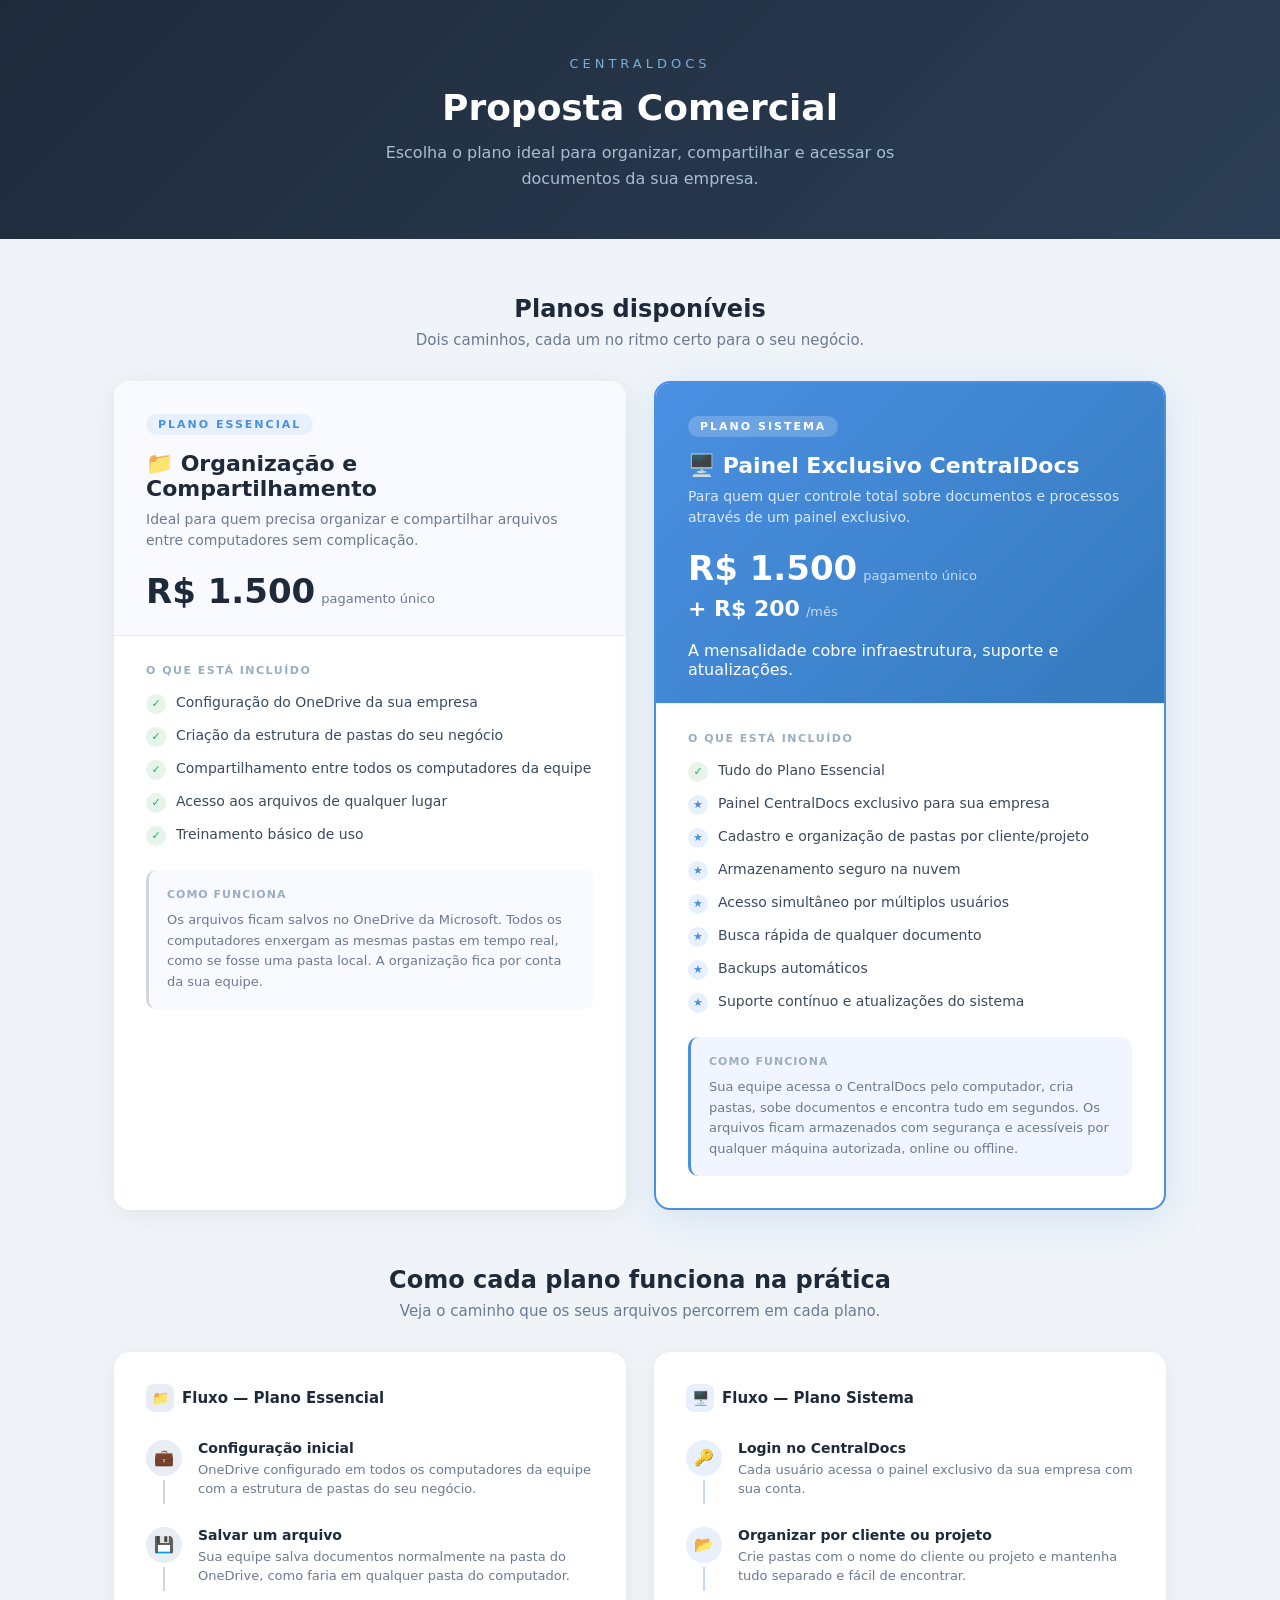
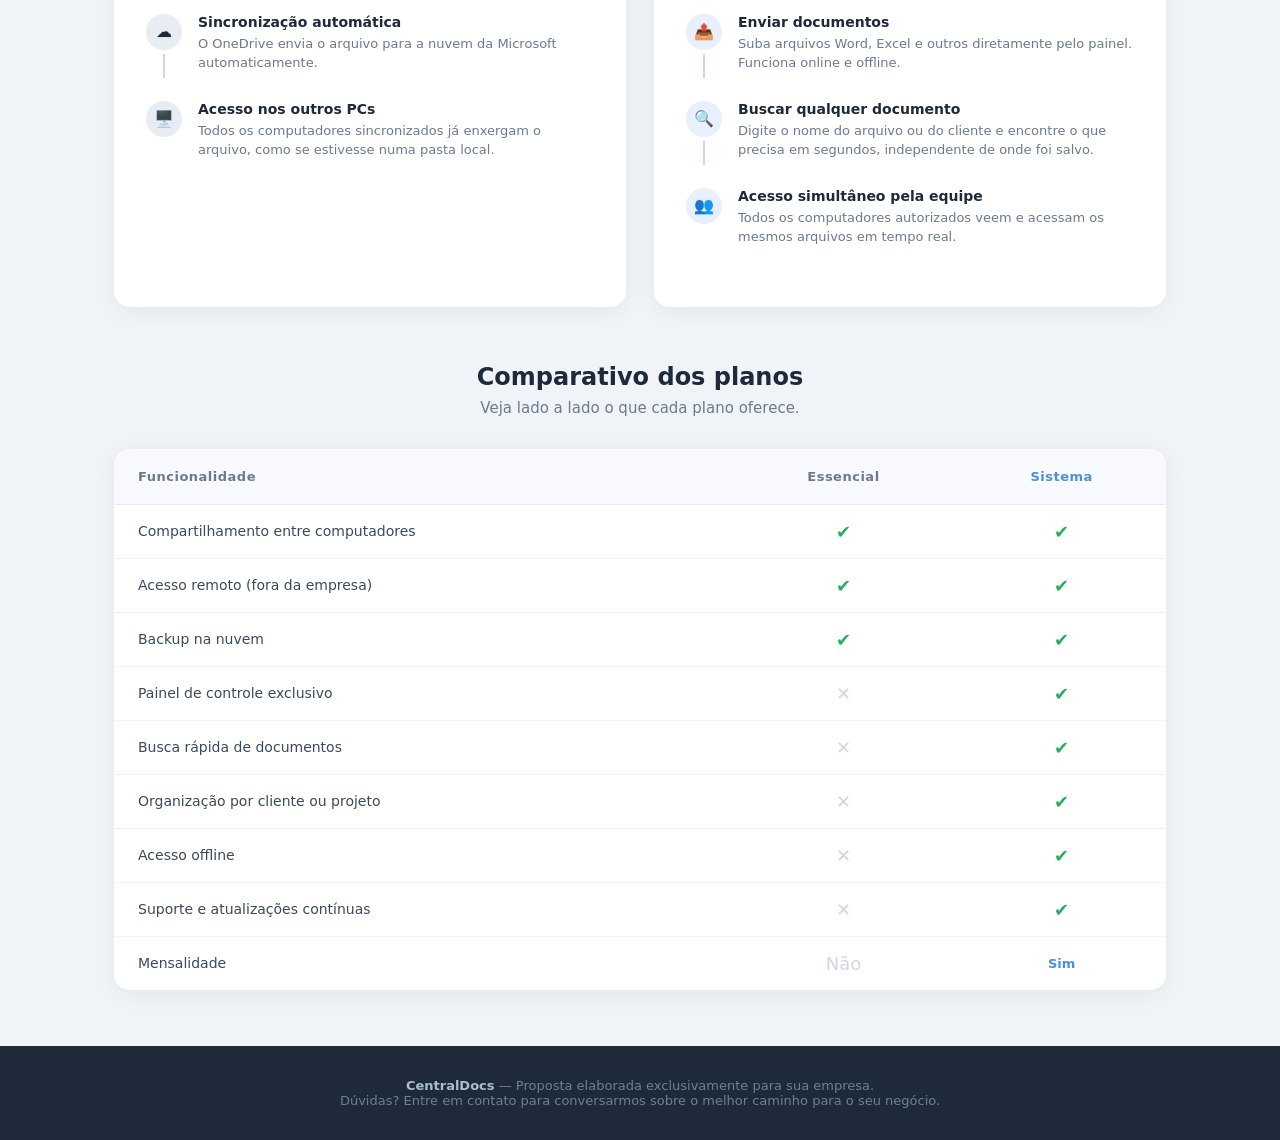
<file: index.html>
<!DOCTYPE html>
<html lang="pt-BR">
<head>
  <meta charset="UTF-8" />
  <meta name="viewport" content="width=device-width, initial-scale=1.0"/>
  <title>CentralDocs — Proposta Comercial</title>
  <style>
    * { margin: 0; padding: 0; box-sizing: border-box; }

    body {
      font-family: 'Segoe UI', system-ui, sans-serif;
      background: #F0F4F8;
      color: #1E2A3A;
    }

    /* ── HEADER ── */
    header {
      background: linear-gradient(135deg, #1E2A3A 0%, #2C3E55 100%);
      color: #fff;
      padding: 56px 40px 48px;
      text-align: center;
    }
    header .logo {
      font-size: 13px;
      letter-spacing: 4px;
      text-transform: uppercase;
      color: #7BAFD4;
      margin-bottom: 16px;
    }
    header h1 {
      font-size: 36px;
      font-weight: 700;
      margin-bottom: 12px;
    }
    header p {
      font-size: 16px;
      color: #A8BFD0;
      max-width: 520px;
      margin: 0 auto;
      line-height: 1.6;
    }

    /* ── CONTAINER ── */
    .container {
      max-width: 1100px;
      margin: 0 auto;
      padding: 0 24px;
    }

    /* ── SECTION TITLE ── */
    .section-title {
      text-align: center;
      margin: 56px 0 32px;
    }
    .section-title h2 {
      font-size: 24px;
      font-weight: 700;
      color: #1E2A3A;
      margin-bottom: 8px;
    }
    .section-title p {
      font-size: 15px;
      color: #6B7A90;
    }

    /* ── PLANS GRID ── */
    .plans {
      display: grid;
      grid-template-columns: 1fr 1fr;
      gap: 28px;
      margin-bottom: 56px;
    }
    @media (max-width: 720px) { .plans { grid-template-columns: 1fr; } }

    .plan-card {
      background: #fff;
      border-radius: 16px;
      overflow: hidden;
      box-shadow: 0 4px 24px rgba(0,0,0,0.07);
      display: flex;
      flex-direction: column;
    }
    .plan-card.featured {
      box-shadow: 0 8px 40px rgba(74,144,226,0.18);
      border: 2px solid #4A90E2;
    }

    .plan-header {
      padding: 32px 32px 24px;
      background: #F8FAFF;
      border-bottom: 1px solid #E8EDF4;
    }
    .plan-card.featured .plan-header {
      background: linear-gradient(135deg, #4A90E2 0%, #357ABD 100%);
      color: #fff;
    }

    .plan-badge {
      display: inline-block;
      font-size: 11px;
      font-weight: 700;
      letter-spacing: 2px;
      text-transform: uppercase;
      color: #4A90E2;
      background: #E8F0FE;
      padding: 4px 12px;
      border-radius: 20px;
      margin-bottom: 16px;
    }
    .plan-card.featured .plan-badge {
      background: rgba(255,255,255,0.2);
      color: #fff;
    }

    .plan-header h3 {
      font-size: 22px;
      font-weight: 700;
      margin-bottom: 8px;
    }
    .plan-header .plan-desc {
      font-size: 14px;
      color: #6B7A90;
      line-height: 1.5;
    }
    .plan-card.featured .plan-header .plan-desc { color: rgba(255,255,255,0.8); }

    .plan-price {
      margin-top: 20px;
      display: flex;
      align-items: baseline;
      gap: 6px;
    }
    .plan-price .amount {
      font-size: 34px;
      font-weight: 800;
    }
    .plan-price .period {
      font-size: 13px;
      color: #6B7A90;
    }
    .plan-card.featured .plan-price .period { color: rgba(255,255,255,0.7); }
    .plan-price .plus-monthly {
      font-size: 14px;
      color: #6B7A90;
      margin-top: 4px;
    }
    .plan-card.featured .plan-price .plus-monthly { color: rgba(255,255,255,0.8); }

    .plan-body {
      padding: 28px 32px 32px;
      flex: 1;
    }

    .plan-body h4 {
      font-size: 11px;
      font-weight: 700;
      letter-spacing: 1.5px;
      text-transform: uppercase;
      color: #9AAEC1;
      margin-bottom: 16px;
    }

    .plan-features {
      list-style: none;
      display: flex;
      flex-direction: column;
      gap: 12px;
      margin-bottom: 24px;
    }
    .plan-features li {
      display: flex;
      align-items: flex-start;
      gap: 10px;
      font-size: 14px;
      color: #3A4A5C;
      line-height: 1.4;
    }
    .plan-features li .icon {
      width: 20px;
      height: 20px;
      border-radius: 50%;
      display: flex;
      align-items: center;
      justify-content: center;
      font-size: 11px;
      flex-shrink: 0;
      margin-top: 1px;
    }
    .icon-check { background: #E6F4EA; color: #27AE60; }
    .icon-star  { background: #E8F0FE; color: #4A90E2; }

    .how-it-works {
      background: #F8FAFF;
      border-radius: 10px;
      padding: 16px 18px;
      font-size: 13px;
      color: #6B7A90;
      line-height: 1.6;
      border-left: 3px solid #D0D7E2;
    }
    .plan-card.featured .how-it-works {
      background: #F0F5FF;
      border-left-color: #4A90E2;
    }
    .how-it-works strong {
      display: block;
      font-size: 11px;
      letter-spacing: 1px;
      text-transform: uppercase;
      color: #9AAEC1;
      margin-bottom: 6px;
    }

    /* ── FLOW DIAGRAMS ── */
    .flows {
      display: grid;
      grid-template-columns: 1fr 1fr;
      gap: 28px;
      margin-bottom: 56px;
    }
    @media (max-width: 720px) { .flows { grid-template-columns: 1fr; } }

    .flow-card {
      background: #fff;
      border-radius: 16px;
      padding: 32px;
      box-shadow: 0 4px 24px rgba(0,0,0,0.06);
    }
    .flow-card h3 {
      font-size: 15px;
      font-weight: 700;
      color: #1E2A3A;
      margin-bottom: 28px;
      display: flex;
      align-items: center;
      gap: 8px;
    }
    .flow-card h3 span {
      display: inline-block;
      width: 28px;
      height: 28px;
      border-radius: 8px;
      font-size: 14px;
      display: flex;
      align-items: center;
      justify-content: center;
    }
    .badge-essential { background: #E8EDF4; }
    .badge-system    { background: #E8F0FE; }

    /* flow steps */
    .flow {
      display: flex;
      flex-direction: column;
      gap: 0;
    }
    .flow-step {
      display: flex;
      align-items: flex-start;
      gap: 16px;
      position: relative;
    }
    .flow-left {
      display: flex;
      flex-direction: column;
      align-items: center;
      flex-shrink: 0;
    }
    .flow-dot {
      width: 36px;
      height: 36px;
      border-radius: 50%;
      display: flex;
      align-items: center;
      justify-content: center;
      font-size: 16px;
      flex-shrink: 0;
      z-index: 1;
    }
    .flow-line {
      width: 2px;
      flex: 1;
      min-height: 24px;
      margin: 4px 0;
    }
    .flow-content {
      padding-bottom: 28px;
      flex: 1;
    }
    .flow-content h4 {
      font-size: 14px;
      font-weight: 600;
      color: #1E2A3A;
      margin-bottom: 4px;
    }
    .flow-content p {
      font-size: 13px;
      color: #6B7A90;
      line-height: 1.5;
    }

    /* Essential flow — blue-grey */
    .flow-essential .flow-dot { background: #E8EDF4; }
    .flow-essential .flow-line { background: #D0D7E2; }

    /* System flow — blue */
    .flow-system .flow-dot { background: #E8F0FE; }
    .flow-system .flow-line { background: #C5D8F8; }

    /* ── COMPARISON TABLE ── */
    .comparison {
      background: #fff;
      border-radius: 16px;
      overflow: hidden;
      box-shadow: 0 4px 24px rgba(0,0,0,0.06);
      margin-bottom: 56px;
    }
    .comparison table {
      width: 100%;
      border-collapse: collapse;
    }
    .comparison thead {
      background: #F8FAFF;
    }
    .comparison th {
      padding: 20px 24px;
      font-size: 13px;
      font-weight: 700;
      letter-spacing: 0.5px;
      text-align: left;
      color: #6B7A90;
      border-bottom: 1px solid #E8EDF4;
    }
    .comparison th:nth-child(2),
    .comparison th:nth-child(3) { text-align: center; }
    .comparison th:nth-child(3) { color: #4A90E2; }

    .comparison td {
      padding: 16px 24px;
      font-size: 14px;
      color: #3A4A5C;
      border-bottom: 1px solid #F0F4F8;
    }
    .comparison tr:last-child td { border-bottom: none; }
    .comparison tr:hover td { background: #FAFBFF; }

    .comparison td:nth-child(2),
    .comparison td:nth-child(3) { text-align: center; }

    .check-yes { color: #27AE60; font-size: 18px; }
    .check-no  { color: #D0D7E2; font-size: 18px; }

    /* ── FOOTER ── */
    footer {
      background: #1E2A3A;
      color: #6B8099;
      text-align: center;
      padding: 32px;
      font-size: 13px;
    }
    footer strong { color: #A8BFD0; }

    /* ── PRINT ── */
    @media print {
      * { -webkit-print-color-adjust: exact !important; print-color-adjust: exact !important; }

      body { background: #fff; }

      header {
        background: #1E2A3A !important;
        color: #fff !important;
        padding: 32px 40px !important;
      }

      .plans, .flows {
        grid-template-columns: 1fr 1fr !important;
        gap: 16px !important;
        page-break-inside: avoid;
      }

      .plan-card, .flow-card, .comparison {
        box-shadow: none !important;
        border: 1px solid #D0D7E2 !important;
        page-break-inside: avoid;
      }

      .plan-card.featured {
        border: 2px solid #4A90E2 !important;
      }

      .plan-header {
        background: #F8FAFF !important;
      }

      .plan-card.featured .plan-header {
        background: #1E2A3A !important;
        color: #fff !important;
      }

      .plan-card.featured .plan-header .plan-desc,
      .plan-card.featured .plan-price .period,
      .plan-card.featured .plan-price .plus-monthly {
        color: #ccc !important;
      }

      .plan-card.featured .plan-badge {
        background: rgba(255,255,255,0.15) !important;
        color: #fff !important;
      }

      .plan-body h4 { color: #9AAEC1 !important; }

      .icon-check { background: #E6F4EA !important; color: #27AE60 !important; }
      .icon-star  { background: #E8F0FE !important; color: #4A90E2 !important; }

      .how-it-works { background: #F8FAFF !important; }
      .plan-card.featured .how-it-works { background: #F0F5FF !important; }

      .flow-essential .flow-dot { background: #E8EDF4 !important; }
      .flow-system    .flow-dot { background: #E8F0FE !important; }

      .comparison thead { background: #F8FAFF !important; }
      .check-yes { color: #27AE60 !important; }
      .check-no  { color: #D0D7E2 !important; }

      footer {
        background: #1E2A3A !important;
        color: #6B8099 !important;
      }

      .section-title { margin: 32px 0 20px !important; }
    }
  </style>
</head>
<body>

<!-- HEADER -->
<header>
  <div class="logo">CentralDocs</div>
  <h1>Proposta Comercial</h1>
  <p>Escolha o plano ideal para organizar, compartilhar e acessar os documentos da sua empresa.</p>
</header>

<div class="container">

  <!-- SECTION: PLANOS -->
  <div class="section-title">
    <h2>Planos disponíveis</h2>
    <p>Dois caminhos, cada um no ritmo certo para o seu negócio.</p>
  </div>

  <div class="plans">

    <!-- PLANO ESSENCIAL -->
    <div class="plan-card">
      <div class="plan-header">
        <div class="plan-badge">Plano Essencial</div>
        <h3>📁 Organização e Compartilhamento</h3>
        <p class="plan-desc">Ideal para quem precisa organizar e compartilhar arquivos entre computadores sem complicação.</p>
        <div class="plan-price">
          <span class="amount">R$ 1.500</span>
          <span class="period">pagamento único</span>
        </div>
      </div>
      <div class="plan-body">
        <h4>O que está incluído</h4>
        <ul class="plan-features">
          <li><span class="icon icon-check">✓</span> Configuração do OneDrive da sua empresa</li>
          <li><span class="icon icon-check">✓</span> Criação da estrutura de pastas do seu negócio</li>
          <li><span class="icon icon-check">✓</span> Compartilhamento entre todos os computadores da equipe</li>
          <li><span class="icon icon-check">✓</span> Acesso aos arquivos de qualquer lugar</li>
          <li><span class="icon icon-check">✓</span> Treinamento básico de uso</li>
        </ul>
        <div class="how-it-works">
          <strong>Como funciona</strong>
          Os arquivos ficam salvos no OneDrive da Microsoft. Todos os computadores enxergam as mesmas pastas em tempo real, como se fosse uma pasta local. A organização fica por conta da sua equipe.
        </div>
      </div>
    </div>

    <!-- PLANO SISTEMA -->
    <div class="plan-card featured">
      <div class="plan-header">
        <div class="plan-badge">Plano Sistema</div>
        <h3>🖥️ Painel Exclusivo CentralDocs</h3>
        <p class="plan-desc">Para quem quer controle total sobre documentos e processos através de um painel exclusivo.</p>
        <div class="plan-price">
          <span class="amount">R$ 1.500</span>
          <span class="period">pagamento único</span>
        </div>
        <div class="plan-price" style="margin-top:8px;">
          <span class="amount" style="font-size:22px;">+ R$ 200</span>
          <span class="period">/mês</span>
        </div>
        <p class="plan-price plus-monthly">A mensalidade cobre infraestrutura, suporte e atualizações.</p>
      </div>
      <div class="plan-body">
        <h4>O que está incluído</h4>
        <ul class="plan-features">
          <li><span class="icon icon-check">✓</span> Tudo do Plano Essencial</li>
          <li><span class="icon icon-star">★</span> Painel CentralDocs exclusivo para sua empresa</li>
          <li><span class="icon icon-star">★</span> Cadastro e organização de pastas por cliente/projeto</li>
          <li><span class="icon icon-star">★</span> Armazenamento seguro na nuvem</li>
          <li><span class="icon icon-star">★</span> Acesso simultâneo por múltiplos usuários</li>
          <li><span class="icon icon-star">★</span> Busca rápida de qualquer documento</li>
          <li><span class="icon icon-star">★</span> Backups automáticos</li>
          <li><span class="icon icon-star">★</span> Suporte contínuo e atualizações do sistema</li>
        </ul>
        <div class="how-it-works">
          <strong>Como funciona</strong>
          Sua equipe acessa o CentralDocs pelo computador, cria pastas, sobe documentos e encontra tudo em segundos. Os arquivos ficam armazenados com segurança e acessíveis por qualquer máquina autorizada, online ou offline.
        </div>
      </div>
    </div>

  </div>

  <!-- SECTION: FLUXOS -->
  <div class="section-title">
    <h2>Como cada plano funciona na prática</h2>
    <p>Veja o caminho que os seus arquivos percorrem em cada plano.</p>
  </div>

  <div class="flows">

    <!-- FLUXO ESSENCIAL -->
    <div class="flow-card">
      <h3><span class="badge-essential">📁</span> Fluxo — Plano Essencial</h3>
      <div class="flow flow-essential">

        <div class="flow-step">
          <div class="flow-left">
            <div class="flow-dot">💼</div>
            <div class="flow-line"></div>
          </div>
          <div class="flow-content">
            <h4>Configuração inicial</h4>
            <p>OneDrive configurado em todos os computadores da equipe com a estrutura de pastas do seu negócio.</p>
          </div>
        </div>

        <div class="flow-step">
          <div class="flow-left">
            <div class="flow-dot">💾</div>
            <div class="flow-line"></div>
          </div>
          <div class="flow-content">
            <h4>Salvar um arquivo</h4>
            <p>Sua equipe salva documentos normalmente na pasta do OneDrive, como faria em qualquer pasta do computador.</p>
          </div>
        </div>

        <div class="flow-step">
          <div class="flow-left">
            <div class="flow-dot">☁️</div>
            <div class="flow-line"></div>
          </div>
          <div class="flow-content">
            <h4>Sincronização automática</h4>
            <p>O OneDrive envia o arquivo para a nuvem da Microsoft automaticamente.</p>
          </div>
        </div>

        <div class="flow-step">
          <div class="flow-left">
            <div class="flow-dot">🖥️</div>
          </div>
          <div class="flow-content">
            <h4>Acesso nos outros PCs</h4>
            <p>Todos os computadores sincronizados já enxergam o arquivo, como se estivesse numa pasta local.</p>
          </div>
        </div>

      </div>
    </div>

    <!-- FLUXO SISTEMA -->
    <div class="flow-card">
      <h3><span class="badge-system">🖥️</span> Fluxo — Plano Sistema</h3>
      <div class="flow flow-system">

        <div class="flow-step">
          <div class="flow-left">
            <div class="flow-dot">🔑</div>
            <div class="flow-line"></div>
          </div>
          <div class="flow-content">
            <h4>Login no CentralDocs</h4>
            <p>Cada usuário acessa o painel exclusivo da sua empresa com sua conta.</p>
          </div>
        </div>

        <div class="flow-step">
          <div class="flow-left">
            <div class="flow-dot">📂</div>
            <div class="flow-line"></div>
          </div>
          <div class="flow-content">
            <h4>Organizar por cliente ou projeto</h4>
            <p>Crie pastas com o nome do cliente ou projeto e mantenha tudo separado e fácil de encontrar.</p>
          </div>
        </div>

        <div class="flow-step">
          <div class="flow-left">
            <div class="flow-dot">📤</div>
            <div class="flow-line"></div>
          </div>
          <div class="flow-content">
            <h4>Enviar documentos</h4>
            <p>Suba arquivos Word, Excel e outros diretamente pelo painel. Funciona online e offline.</p>
          </div>
        </div>

        <div class="flow-step">
          <div class="flow-left">
            <div class="flow-dot">🔍</div>
            <div class="flow-line"></div>
          </div>
          <div class="flow-content">
            <h4>Buscar qualquer documento</h4>
            <p>Digite o nome do arquivo ou do cliente e encontre o que precisa em segundos, independente de onde foi salvo.</p>
          </div>
        </div>

        <div class="flow-step">
          <div class="flow-left">
            <div class="flow-dot">👥</div>
          </div>
          <div class="flow-content">
            <h4>Acesso simultâneo pela equipe</h4>
            <p>Todos os computadores autorizados veem e acessam os mesmos arquivos em tempo real.</p>
          </div>
        </div>

      </div>
    </div>

  </div>

  <!-- SECTION: COMPARATIVO -->
  <div class="section-title">
    <h2>Comparativo dos planos</h2>
    <p>Veja lado a lado o que cada plano oferece.</p>
  </div>

  <div class="comparison">
    <table>
      <thead>
        <tr>
          <th>Funcionalidade</th>
          <th>Essencial</th>
          <th>Sistema</th>
        </tr>
      </thead>
      <tbody>
        <tr>
          <td>Compartilhamento entre computadores</td>
          <td><span class="check-yes">✔</span></td>
          <td><span class="check-yes">✔</span></td>
        </tr>
        <tr>
          <td>Acesso remoto (fora da empresa)</td>
          <td><span class="check-yes">✔</span></td>
          <td><span class="check-yes">✔</span></td>
        </tr>
        <tr>
          <td>Backup na nuvem</td>
          <td><span class="check-yes">✔</span></td>
          <td><span class="check-yes">✔</span></td>
        </tr>
        <tr>
          <td>Painel de controle exclusivo</td>
          <td><span class="check-no">✕</span></td>
          <td><span class="check-yes">✔</span></td>
        </tr>
        <tr>
          <td>Busca rápida de documentos</td>
          <td><span class="check-no">✕</span></td>
          <td><span class="check-yes">✔</span></td>
        </tr>
        <tr>
          <td>Organização por cliente ou projeto</td>
          <td><span class="check-no">✕</span></td>
          <td><span class="check-yes">✔</span></td>
        </tr>
        <tr>
          <td>Acesso offline</td>
          <td><span class="check-no">✕</span></td>
          <td><span class="check-yes">✔</span></td>
        </tr>
        <tr>
          <td>Suporte e atualizações contínuas</td>
          <td><span class="check-no">✕</span></td>
          <td><span class="check-yes">✔</span></td>
        </tr>
        <tr>
          <td>Mensalidade</td>
          <td><span class="check-no">Não</span></td>
          <td><span style="color:#4A90E2;font-size:13px;font-weight:600;">Sim</span></td>
        </tr>
      </tbody>
    </table>
  </div>

</div>

<!-- FOOTER -->
<footer>
  <strong>CentralDocs</strong> — Proposta elaborada exclusivamente para sua empresa.<br/>
  Dúvidas? Entre em contato para conversarmos sobre o melhor caminho para o seu negócio.
</footer>

</body>
</html>
</file>
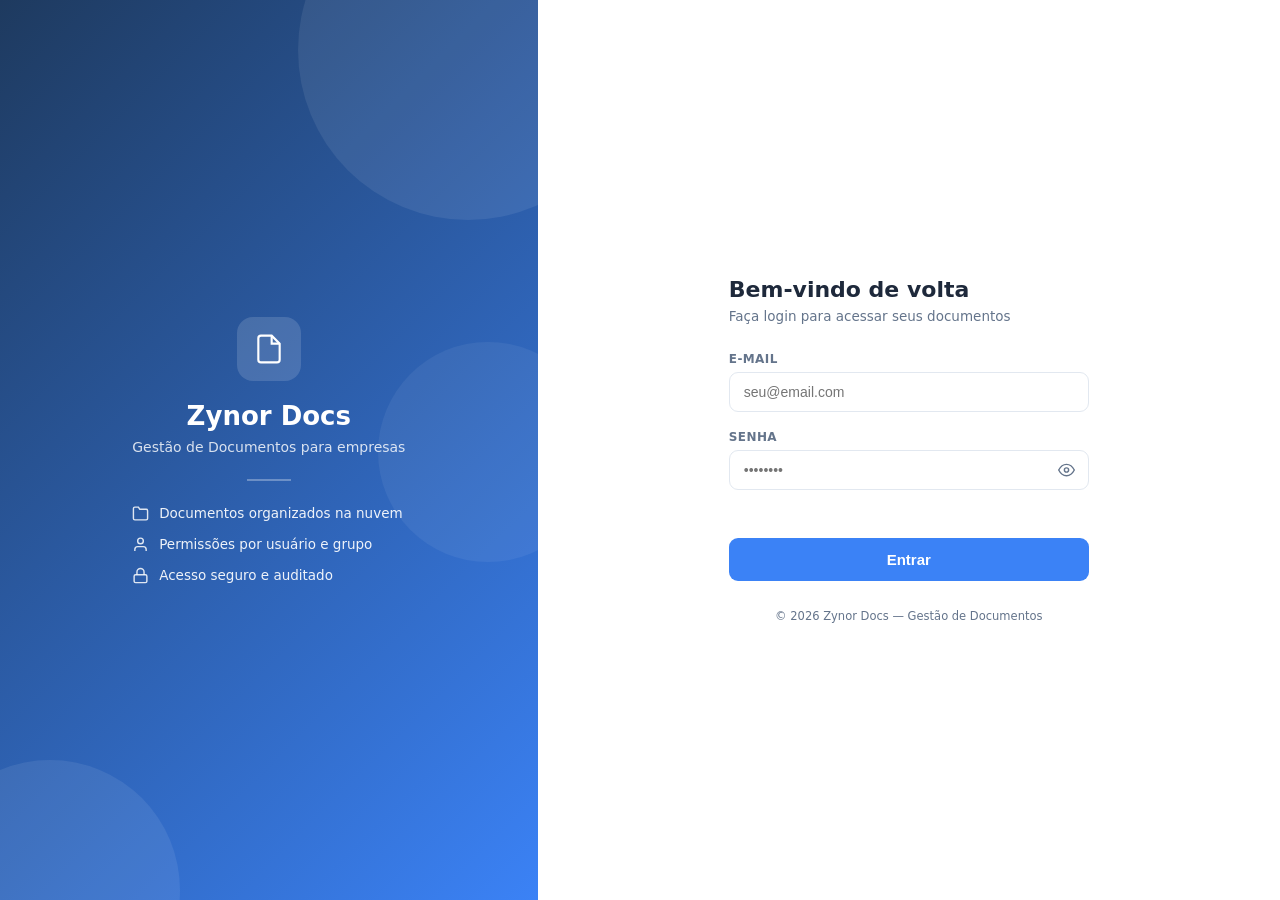
<file: ui/index.html>
<!DOCTYPE html>
<html lang="pt-BR">
<head>
  <meta charset="UTF-8" />
  <meta name="viewport" content="width=device-width, initial-scale=1.0" />
  <title>Zynor Docs</title>
  <link rel="stylesheet" href="style.css" />
</head>
<body>

  <!-- ── Ativação de licença (primeira execução, sem tenant configurado) ──── -->
  <div class="login-screen" id="activationScreen" style="display:none">
    <div class="login-brand-panel">
      <div class="brand-blob brand-blob-1"></div>
      <div class="brand-blob brand-blob-2"></div>
      <div class="brand-blob brand-blob-3"></div>
      <div class="brand-content">
        <div class="brand-icon">
          <svg viewBox="0 0 24 24" fill="none" stroke="currentColor" stroke-width="1.6"><path d="M14 2H6a2 2 0 0 0-2 2v16a2 2 0 0 0 2 2h12a2 2 0 0 0 2-2V8z"/><polyline points="14 2 14 8 20 8"/></svg>
        </div>
        <h1 class="brand-name">Zynor Docs</h1>
        <p class="brand-tagline">Gestão de Documentos para empresas</p>
        <div class="brand-divider"></div>
        <ul class="brand-features">
          <li><svg viewBox="0 0 24 24" fill="none" stroke="currentColor" stroke-width="2"><rect x="3" y="11" width="18" height="11" rx="2"/><path d="M7 11V7a5 5 0 0 1 10 0v4"/></svg> Ativação segura por licença</li>
          <li><svg viewBox="0 0 24 24" fill="none" stroke="currentColor" stroke-width="2"><path d="M22 19a2 2 0 0 1-2 2H4a2 2 0 0 1-2-2V5a2 2 0 0 1 2-2h5l2 3h9a2 2 0 0 1 2 2z"/></svg> Documentos organizados na nuvem</li>
          <li><svg viewBox="0 0 24 24" fill="none" stroke="currentColor" stroke-width="2"><path d="M20 21v-2a4 4 0 0 0-4-4H8a4 4 0 0 0-4 4v2"/><circle cx="12" cy="7" r="4"/></svg> Permissões por usuário e grupo</li>
        </ul>
      </div>
    </div>
    <div class="login-form-panel">
      <div class="login-form-wrap">
        <h2 class="login-title">Ativação</h2>
        <p class="login-sub">Digite o código de ativação fornecido pelo suporte</p>

        <div class="login-form">
          <div class="login-field">
            <label>Código de ativação</label>
            <input id="activationCode" type="text" placeholder="XXXX-XXXX-XXXX" autocomplete="off" />
          </div>
          <p class="login-error" id="activationError"></p>
          <button class="login-btn" id="activationBtn">Ativar</button>
        </div>
        <p class="login-form-footer">© 2026 Zynor Docs — Gestão de Documentos</p>
      </div>
    </div>
  </div>

  <!-- ── Tela de Login ───────────────────────────────────────────────────── -->
  <div class="login-screen" id="loginScreen">
    <div class="login-brand-panel">
      <div class="brand-blob brand-blob-1"></div>
      <div class="brand-blob brand-blob-2"></div>
      <div class="brand-blob brand-blob-3"></div>
      <div class="brand-content">
        <div class="brand-icon" id="loginLogoIcon">
          <svg viewBox="0 0 24 24" fill="none" stroke="currentColor" stroke-width="1.6"><path d="M14 2H6a2 2 0 0 0-2 2v16a2 2 0 0 0 2 2h12a2 2 0 0 0 2-2V8z"/><polyline points="14 2 14 8 20 8"/></svg>
        </div>
        <img class="brand-logo-img" id="loginLogoImg" style="display:none" />
        <h1 class="brand-name" id="loginLogoText">Zynor Docs</h1>
        <p class="brand-tagline">Gestão de Documentos para empresas</p>
        <div class="brand-divider"></div>
        <ul class="brand-features">
          <li><svg viewBox="0 0 24 24" fill="none" stroke="currentColor" stroke-width="2"><path d="M22 19a2 2 0 0 1-2 2H4a2 2 0 0 1-2-2V5a2 2 0 0 1 2-2h5l2 3h9a2 2 0 0 1 2 2z"/></svg> Documentos organizados na nuvem</li>
          <li><svg viewBox="0 0 24 24" fill="none" stroke="currentColor" stroke-width="2"><path d="M20 21v-2a4 4 0 0 0-4-4H8a4 4 0 0 0-4 4v2"/><circle cx="12" cy="7" r="4"/></svg> Permissões por usuário e grupo</li>
          <li><svg viewBox="0 0 24 24" fill="none" stroke="currentColor" stroke-width="2"><rect x="3" y="11" width="18" height="11" rx="2"/><path d="M7 11V7a5 5 0 0 1 10 0v4"/></svg> Acesso seguro e auditado</li>
        </ul>
      </div>
    </div>
    <div class="login-form-panel">
      <div class="login-form-wrap">
        <h2 class="login-title">Bem-vindo de volta</h2>
        <p class="login-sub">Faça login para acessar seus documentos</p>

        <div class="login-form">
          <div class="login-field">
            <label>E-mail</label>
            <div class="email-wrap">
              <input id="loginEmail" type="email" placeholder="seu@email.com" autocomplete="off" />
              <div class="email-history" id="emailHistory"></div>
            </div>
          </div>
          <div class="login-field">
            <label>Senha</label>
            <div class="pw-wrap">
              <input id="loginPassword" type="password" placeholder="••••••••" autocomplete="current-password" />
              <button class="pw-toggle" id="pwToggle" tabindex="-1">
                <svg id="eyeOpen" viewBox="0 0 24 24" fill="none" stroke="currentColor" stroke-width="2"><path d="M1 12s4-8 11-8 11 8 11 8-4 8-11 8-11-8-11-8z"/><circle cx="12" cy="12" r="3"/></svg>
                <svg id="eyeClosed" viewBox="0 0 24 24" fill="none" stroke="currentColor" stroke-width="2" style="display:none"><path d="M17.94 17.94A10.07 10.07 0 0 1 12 20c-7 0-11-8-11-8a18.45 18.45 0 0 1 5.06-5.94"/><path d="M9.9 4.24A9.12 9.12 0 0 1 12 4c7 0 11 8 11 8a18.5 18.5 0 0 1-2.16 3.19"/><line x1="1" y1="1" x2="23" y2="23"/></svg>
              </button>
            </div>
          </div>
          <p class="login-error" id="loginError"></p>
          <button class="login-btn" id="loginBtn">Entrar</button>
        </div>
        <p class="login-form-footer">© 2026 Zynor Docs — Gestão de Documentos</p>
      </div>
    </div>
  </div>

  <!-- ── Troca de Senha (primeiro acesso) ────────────────────────────────── -->
  <div class="login-screen" id="changePwScreen" style="display:none">
    <div class="login-brand-panel">
      <div class="brand-blob brand-blob-1"></div>
      <div class="brand-blob brand-blob-2"></div>
      <div class="brand-blob brand-blob-3"></div>
      <div class="brand-content">
        <div class="brand-icon" id="changePwLogoIcon">
          <svg viewBox="0 0 24 24" fill="none" stroke="currentColor" stroke-width="1.6"><rect x="3" y="11" width="18" height="11" rx="2"/><path d="M7 11V7a5 5 0 0 1 10 0v4"/></svg>
        </div>
        <img class="brand-logo-img" id="changePwLogoImg" style="display:none" />
        <h1 class="brand-name" id="changePwLogoText">Zynor Docs</h1>
        <p class="brand-tagline">Gestão de Documentos para empresas</p>
        <div class="brand-divider"></div>
        <ul class="brand-features">
          <li><svg viewBox="0 0 24 24" fill="none" stroke="currentColor" stroke-width="2"><rect x="3" y="11" width="18" height="11" rx="2"/><path d="M7 11V7a5 5 0 0 1 10 0v4"/></svg> Crie uma senha forte e exclusiva</li>
          <li><svg viewBox="0 0 24 24" fill="none" stroke="currentColor" stroke-width="2"><path d="M22 19a2 2 0 0 1-2 2H4a2 2 0 0 1-2-2V5a2 2 0 0 1 2-2h5l2 3h9a2 2 0 0 1 2 2z"/></svg> Seus documentos continuam protegidos</li>
        </ul>
      </div>
    </div>
    <div class="login-form-panel">
      <div class="login-form-wrap">
        <h2 class="login-title">Defina sua senha</h2>
        <p class="login-sub">Por segurança, crie uma nova senha para continuar</p>

        <div class="login-form">
          <div class="login-field">
            <label>Nova senha</label>
            <input id="newPw1" type="password" placeholder="••••••••" />
          </div>
          <div class="login-field">
            <label>Confirmar senha</label>
            <input id="newPw2" type="password" placeholder="••••••••" />
          </div>
          <p class="login-error" id="changePwError"></p>
          <button class="login-btn" id="changePwBtn">Salvar e entrar</button>
          <button class="login-btn-secondary" id="changePwCancelBtn" style="display:none">Cancelar</button>
        </div>
        <p class="login-form-footer">© 2026 Zynor Docs — Gestão de Documentos</p>
      </div>
    </div>
  </div>

  <div class="shell" id="appShell" style="display:none">

    <div class="offline-banner" id="offlineBanner" style="display:none">
      Sem conexão — exibindo dados salvos localmente. Alterações podem não ser sincronizadas.
    </div>

    <div class="shell-body">

    <!-- ── Sidebar ─────────────────────────────────────────────── -->
    <aside class="sidebar">
      <div class="sidebar-logo">
        <div class="logo-icon" id="sidebarLogoIcon">Z</div>
        <img class="sidebar-logo-img" id="sidebarLogoImg" style="display:none" />
        <span class="logo-text">Zynor</span>
      </div>

      <nav class="sidebar-nav">
        <a href="#" class="nav-item active" id="navDocumentos">
          <svg class="nav-icon" viewBox="0 0 24 24" fill="none" stroke="currentColor" stroke-width="2"><path d="M14 2H6a2 2 0 0 0-2 2v16a2 2 0 0 0 2 2h12a2 2 0 0 0 2-2V8z"/><polyline points="14 2 14 8 20 8"/></svg>
          Documentos
        </a>
        <a href="#" class="nav-item" id="navRecent">
          <svg class="nav-icon" viewBox="0 0 24 24" fill="none" stroke="currentColor" stroke-width="2"><circle cx="12" cy="12" r="10"/><polyline points="12 6 12 12 16 14"/></svg>
          Recentes
        </a>
        <a href="#" class="nav-item" id="navFavorites">
          <svg class="nav-icon" viewBox="0 0 24 24" fill="none" stroke="currentColor" stroke-width="2"><polygon points="12 2 15.09 8.26 22 9.27 17 14.14 18.18 21.02 12 17.77 5.82 21.02 7 14.14 2 9.27 8.91 8.26 12 2"/></svg>
          Favoritos
        </a>
        <a href="#" class="nav-item" id="navShared">
          <svg class="nav-icon" viewBox="0 0 24 24" fill="none" stroke="currentColor" stroke-width="2"><circle cx="18" cy="5" r="3"/><circle cx="6" cy="12" r="3"/><circle cx="18" cy="19" r="3"/><line x1="8.59" y1="13.51" x2="15.42" y2="17.49"/><line x1="15.41" y1="6.51" x2="8.59" y2="10.49"/></svg>
          Compartilhados
        </a>
        <a href="#" class="nav-item" id="navTrash">
          <svg class="nav-icon" viewBox="0 0 24 24" fill="none" stroke="currentColor" stroke-width="2"><polyline points="3 6 5 6 21 6"/><path d="M19 6l-1 14H6L5 6"/><path d="M10 11v6"/><path d="M14 11v6"/><path d="M9 6V4h6v2"/></svg>
          Lixeira
        </a>
        <a href="#" class="nav-item" id="navConfig">
          <svg class="nav-icon" viewBox="0 0 24 24" fill="none" stroke="currentColor" stroke-width="2"><circle cx="12" cy="12" r="3"/><path d="M19.4 15a1.65 1.65 0 0 0 .33 1.82l.06.06a2 2 0 1 1-2.83 2.83l-.06-.06a1.65 1.65 0 0 0-1.82-.33 1.65 1.65 0 0 0-1 1.51V21a2 2 0 0 1-4 0v-.09A1.65 1.65 0 0 0 9 19.4a1.65 1.65 0 0 0-1.82.33l-.06.06a2 2 0 1 1-2.83-2.83l.06-.06a1.65 1.65 0 0 0 .33-1.82 1.65 1.65 0 0 0-1.51-1H3a2 2 0 0 1 0-4h.09A1.65 1.65 0 0 0 4.6 9a1.65 1.65 0 0 0-.33-1.82l-.06-.06a2 2 0 1 1 2.83-2.83l.06.06a1.65 1.65 0 0 0 1.82.33H9a1.65 1.65 0 0 0 1-1.51V3a2 2 0 0 1 4 0v.09a1.65 1.65 0 0 0 1 1.51 1.65 1.65 0 0 0 1.82-.33l.06-.06a2 2 0 1 1 2.83 2.83l-.06.06a1.65 1.65 0 0 0-.33 1.82V9a1.65 1.65 0 0 0 1.51 1H21a2 2 0 0 1 0 4h-.09a1.65 1.65 0 0 0-1.51 1z"/></svg>
          Configurações
        </a>
      </nav>

      <div class="sidebar-section-title">MINHAS PASTAS</div>
      <div class="folder-tree" id="folderTree">
        <!-- preenchido dinamicamente pelo app.js -->
      </div>

      <div class="sidebar-bottom">
        <div class="storage-label">
          <span>Armazenamento</span>
          <span class="storage-used" id="storageUsedLabel">—</span>
        </div>
        <div class="storage-bar">
          <div class="storage-fill" id="storageFill" style="width: 0%"></div>
        </div>
        <button class="btn-manage-plan" id="btnManagePlan">Gerenciar planos</button>

      </div>
    </aside>

    <!-- ── Main ─────────────────────────────────────────────────── -->
    <main class="main">

      <!-- Topbar -->
      <header class="topbar">
        <nav class="breadcrumb" id="breadcrumb">
          <strong>Início</strong>
        </nav>
        <div class="topbar-actions">
          <!-- Sino de notificações -->
          <div class="notif-wrap" id="notifWrap">
            <button class="btn-icon notif" id="btnNotif" title="Notificações">
              <svg viewBox="0 0 24 24" fill="none" stroke="currentColor" stroke-width="2"><path d="M18 8A6 6 0 0 0 6 8c0 7-3 9-3 9h18s-3-2-3-9"/><path d="M13.73 21a2 2 0 0 1-3.46 0"/></svg>
              <span class="notif-badge" id="notifBadge" style="display:none"></span>
            </button>
            <div class="notif-dropdown" id="notifDropdown" style="display:none">
              <div class="notif-header">Notificações</div>
              <div id="notifList"><p class="notif-empty">Nenhuma atividade recente.</p></div>
            </div>
          </div>

          <!-- Menu usuário (topbar) -->
          <div class="user-top" id="userTopbar" style="position:relative">
            <div class="user-avatar-sm" id="userAvatarTop">AS</div>
            <span class="user-name" id="userNameTop">Anderson Souza</span>
            <svg viewBox="0 0 24 24" fill="none" stroke="currentColor" stroke-width="2"><polyline points="6 9 12 15 18 9"/></svg>
            <!-- Dropdown do usuário -->
            <div class="user-dropdown user-dropdown-top" id="userDropdown" style="display:none">
              <div class="user-dd-header">
                <div class="user-avatar" id="userAvatarDd">AS</div>
                <div>
                  <div class="user-dd-name" id="userNameDd">Anderson Souza</div>
                  <div class="user-dd-email" id="userEmailDd">—</div>
                </div>
              </div>
              <div class="user-dd-sep"></div>
              <button class="user-dd-item" id="btnChangePw">
                <svg viewBox="0 0 24 24" fill="none" stroke="currentColor" stroke-width="2"><rect x="3" y="11" width="18" height="11" rx="2" ry="2"/><path d="M7 11V7a5 5 0 0 1 10 0v4"/></svg>
                Trocar senha
              </button>
              <div class="user-dd-sep"></div>
              <button class="user-dd-item danger" id="btnLogout">
                <svg viewBox="0 0 24 24" fill="none" stroke="currentColor" stroke-width="2"><path d="M9 21H5a2 2 0 0 1-2-2V5a2 2 0 0 1 2-2h4"/><polyline points="16 17 21 12 16 7"/><line x1="21" y1="12" x2="9" y2="12"/></svg>
                Sair
              </button>
            </div>
          </div>
        </div>
      </header>

      <!-- Content -->
      <div class="content">

        <!-- ── HOME: grid de pastas raiz ── -->
        <div id="homeView">
          <div class="home-header">
            <div>
              <h1 class="home-title">Meus Documentos</h1>
              <p class="home-sub">Visão geral do seu espaço de trabalho</p>
            </div>
            <div class="btn-new-group" id="btnNewGroupHome">
              <button class="btn-primary" id="btnNewHome">
                <svg viewBox="0 0 24 24" fill="none" stroke="currentColor" stroke-width="2.5"><line x1="12" y1="5" x2="12" y2="19"/><line x1="5" y1="12" x2="19" y2="12"/></svg>
                Novo
              </button>
              <button class="btn-primary btn-caret" id="btnNewCaretHome">
                <svg viewBox="0 0 24 24" fill="none" stroke="currentColor" stroke-width="2"><polyline points="6 9 12 15 18 9"/></svg>
              </button>
              <div class="new-dropdown" id="newDropdownHome">
                <button class="new-dd-item" id="ddNewFolderHome">
                  <svg viewBox="0 0 24 24" fill="none" stroke="currentColor" stroke-width="2"><path d="M22 19a2 2 0 0 1-2 2H4a2 2 0 0 1-2-2V5a2 2 0 0 1 2-2h5l2 3h9a2 2 0 0 1 2 2z"/></svg>
                  Nova pasta
                </button>
              </div>
            </div>
          </div>

          <!-- Cards de resumo global -->
          <div class="home-stats-row" id="homeStats">
            <div class="home-stat-card">
              <div class="home-stat-icon" style="background:#eff6ff">
                <svg viewBox="0 0 24 24" fill="none" stroke="#3b82f6" stroke-width="1.8"><path d="M14 2H6a2 2 0 0 0-2 2v16a2 2 0 0 0 2 2h12a2 2 0 0 0 2-2V8z"/><polyline points="14 2 14 8 20 8"/></svg>
              </div>
              <div class="home-stat-info">
                <span class="home-stat-value" id="hsTotalFiles">—</span>
                <span class="home-stat-label">Arquivos</span>
              </div>
            </div>
            <div class="home-stat-card">
              <div class="home-stat-icon" style="background:#fffbeb">
                <svg viewBox="0 0 24 24" fill="none" stroke="#f59e0b" stroke-width="1.8"><path d="M22 19a2 2 0 0 1-2 2H4a2 2 0 0 1-2-2V5a2 2 0 0 1 2-2h5l2 3h9a2 2 0 0 1 2 2z"/></svg>
              </div>
              <div class="home-stat-info">
                <span class="home-stat-value" id="hsTotalFolders">—</span>
                <span class="home-stat-label">Pastas</span>
              </div>
            </div>
            <div class="home-stat-card">
              <div class="home-stat-icon" style="background:#f0fdf4">
                <svg viewBox="0 0 24 24" fill="none" stroke="#22c55e" stroke-width="1.8"><ellipse cx="12" cy="5" rx="9" ry="3"/><path d="M21 12c0 1.66-4 3-9 3s-9-1.34-9-3"/><path d="M3 5v14c0 1.66 4 3 9 3s9-1.34 9-3V5"/></svg>
              </div>
              <div class="home-stat-info">
                <span class="home-stat-value" id="hsTotalSize">—</span>
                <span class="home-stat-label">Armazenamento</span>
              </div>
            </div>
            <div class="home-stat-card">
              <div class="home-stat-icon" style="background:#fff7ed">
                <svg viewBox="0 0 24 24" fill="none" stroke="#f97316" stroke-width="1.8"><circle cx="12" cy="12" r="10"/><polyline points="12 6 12 12 16 14"/></svg>
              </div>
              <div class="home-stat-info">
                <span class="home-stat-value" id="hsLastChange">—</span>
                <span class="home-stat-label">Última alteração</span>
              </div>
            </div>
          </div>

          <!-- Pastas raiz -->
          <div class="home-section">
            <h2 class="home-section-title">Pastas</h2>
            <div class="home-grid" id="homeGrid"></div>
          </div>

          <!-- Arquivos soltos na raiz (fora de qualquer pasta) -->
          <div class="home-section" id="homeRootFilesSection" style="display:none">
            <h2 class="home-section-title">Arquivos</h2>
            <div class="flat-list" id="homeRootFilesList"></div>
          </div>

          <!-- Recentes na home -->
          <div class="home-section" id="homeRecentSection">
            <h2 class="home-section-title">Recentes</h2>
            <div class="flat-list" id="homeRecentList"></div>
          </div>

          <!-- Favoritos na home -->
          <div class="home-section" id="homeFavSection">
            <h2 class="home-section-title">Favoritos</h2>
            <div class="flat-list" id="homeFavList"></div>
          </div>
        </div>

        <!-- ── RECENTES ── -->
        <div id="recentView" style="display:none">
          <div class="home-header">
            <div><h1 class="home-title">Recentes</h1><p class="home-sub">Arquivos acessados ou criados recentemente</p></div>
          </div>
          <div class="flat-list" id="recentList"></div>
        </div>

        <!-- ── FAVORITOS ── -->
        <div id="favoritesView" style="display:none">
          <div class="home-header">
            <div><h1 class="home-title">Favoritos</h1><p class="home-sub">Arquivos e pastas marcados como favorito</p></div>
          </div>
          <div class="flat-list" id="favoritesList"></div>
        </div>

        <!-- ── COMPARTILHADOS ── -->
        <div id="sharedView" style="display:none">
          <div class="home-header">
            <div><h1 class="home-title">Compartilhados</h1><p class="home-sub">Arquivos cujo link foi gerado</p></div>
          </div>
          <div class="flat-list" id="sharedList"></div>
        </div>

        <!-- ── LIXEIRA ── -->
        <div id="trashView" style="display:none">
          <div class="home-header">
            <div><h1 class="home-title">Lixeira</h1><p class="home-sub">Itens excluídos recentemente</p></div>
            <button class="btn-danger" id="emptyTrashBtn">Esvaziar lixeira</button>
          </div>
          <div class="flat-list" id="trashList"></div>
        </div>

        <!-- ── CONFIGURAÇÕES ── -->
        <div id="settingsView" style="display:none">
          <div class="home-header">
            <div><h1 class="home-title">Configurações</h1><p class="home-sub">Gerencie usuários, grupos e dados da empresa</p></div>
          </div>

          <div id="settingsRestricted" style="display:none">
            <p class="flat-empty">⛔ Acesso restrito a administradores.</p>
          </div>

          <div id="settingsContent" style="display:none">
            <div class="settings-tabs">
              <button class="settings-tab active" id="tabUsuarios" data-tab="usuarios">
                <svg viewBox="0 0 24 24" fill="none" stroke="currentColor" stroke-width="2"><path d="M20 21v-2a4 4 0 0 0-4-4H8a4 4 0 0 0-4 4v2"/><circle cx="12" cy="7" r="4"/></svg>
                Usuários
              </button>
              <button class="settings-tab" id="tabGrupos" data-tab="grupos">
                <svg viewBox="0 0 24 24" fill="none" stroke="currentColor" stroke-width="2"><path d="M21 11V5a2 2 0 0 0-2-2h-6a2 2 0 0 0-2 2v6a2 2 0 0 0 2 2h6a2 2 0 0 0 2-2z"/><circle cx="7" cy="17" r="3"/><path d="M12.5 16a3 3 0 0 1 4.5 2.6"/></svg>
                Grupos
              </button>
              <button class="settings-tab" id="tabEmpresa" data-tab="empresa">
                <svg viewBox="0 0 24 24" fill="none" stroke="currentColor" stroke-width="2"><path d="M3 21h18"/><path d="M5 21V7l8-4v18"/><path d="M19 21V11l-6-4"/></svg>
                Empresa
              </button>
              <button class="settings-tab" id="tabSync" data-tab="sync">
                <svg viewBox="0 0 24 24" fill="none" stroke="currentColor" stroke-width="2"><path d="M21 2v6h-6"/><path d="M3 12a9 9 0 0 1 15-6.7L21 8"/><path d="M3 22v-6h6"/><path d="M21 12a9 9 0 0 1-15 6.7L3 16"/></svg>
                Sincronização automática
              </button>
            </div>

            <!-- Usuários -->
            <div class="settings-pane" id="paneUsuarios">
              <div class="settings-pane-bar">
                <h3>Usuários do sistema</h3>
                <button class="btn-primary" id="btnNewUser">+ Novo Usuário</button>
              </div>
              <div class="settings-table-wrap">
                <table class="settings-table">
                  <thead><tr><th>Nome</th><th>E-mail</th><th>Grupo</th><th></th></tr></thead>
                  <tbody id="usersTableBody"></tbody>
                </table>
              </div>
            </div>

            <!-- Grupos -->
            <div class="settings-pane" id="paneGrupos" style="display:none">
              <div class="settings-pane-bar">
                <h3>Grupos e permissões</h3>
                <button class="btn-primary" id="btnNewGroup">+ Novo Grupo</button>
              </div>
              <div class="settings-table-wrap">
                <table class="settings-table">
                  <thead><tr><th>Grupo</th><th>Visualizar</th><th>Criar</th><th>Editar</th><th>Excluir</th><th>Admin</th><th></th></tr></thead>
                  <tbody id="groupsTableBody"></tbody>
                </table>
              </div>
            </div>

            <!-- Empresa -->
            <div class="settings-pane" id="paneEmpresa" style="display:none">
              <div class="settings-pane-bar"><h3>Identidade da Empresa</h3></div>

              <div class="logo-preview-box">
                <div class="logo-preview-icon" id="logoPreviewIcon">
                  <svg viewBox="0 0 24 24" fill="none" stroke="currentColor" stroke-width="1.5"><path d="M3 21h18"/><path d="M5 21V7l8-4v18"/><path d="M19 21V11l-6-4"/></svg>
                </div>
                <img id="logoPreviewImg" style="display:none" />
                <div class="logo-preview-text">
                  <p id="logoPreviewMsg">Nenhuma logo cadastrada.</p>
                  <small>Formatos aceitos: PNG, JPG, JPEG</small>
                  <small>Tamanho recomendado: 256×256px</small>
                </div>
              </div>

              <div class="logo-actions">
                <button class="btn-primary" id="btnChooseLogo">📁 Escolher Logo</button>
                <button class="btn-outline-danger" id="btnRemoveLogo">Remover Logo</button>
              </div>
              <input type="file" id="logoFileInput" accept=".png,.jpg,.jpeg" style="display:none" />

              <label class="modal-label" style="margin-top:24px;">Nome da Empresa</label>
              <input class="modal-input" id="companyNameInput" type="text" style="max-width:480px;" />
              <button class="btn-success" id="btnSaveCompanyName" style="display:block; margin-top:12px;">Salvar Nome</button>
              <p class="modal-error" id="companyError"></p>
            </div>

            <!-- Sincronização automática -->
            <div class="settings-pane" id="paneSync" style="display:none">
              <div class="settings-pane-bar">
                <h3>Sincronização automática de pastas</h3>
                <button class="btn-primary" id="btnAddSyncWatch">+ Adicionar pasta</button>
              </div>
              <p class="home-sub" style="margin-top:-6px; margin-bottom:18px;">
                Monitora pastas locais (ex.: Orçamentos, Projetos, Contratos) e envia os arquivos
                automaticamente para dentro do Zynor Docs, sem precisar fazer upload manual.
                Pode adicionar quantas pastas quiser.
              </p>

              <div class="settings-table-wrap">
                <table class="settings-table">
                  <thead><tr><th>Nome</th><th>Pasta local</th><th>Destino no Zynor Docs</th><th>Status</th><th></th></tr></thead>
                  <tbody id="syncTableBody"></tbody>
                </table>
              </div>
              <p class="modal-error" id="syncError"></p>
            </div>
          </div>
        </div>

        <!-- ── FOLDER VIEW ── -->
        <div id="folderView" style="display:none; flex-direction:column; gap:16px; flex:1; min-height:0;">

        <!-- Folder header -->
        <div class="folder-header">
          <div class="folder-title-row">
            <div class="folder-icon-big" id="folderIconBig">
              <svg viewBox="0 0 24 24"><path d="M3 7C3 5.9 3.9 5 5 5h5l2 2h7a2 2 0 0 1 2 2v9a2 2 0 0 1-2 2H5a2 2 0 0 1-2-2V7z" fill="#60a5fa" stroke="#3b82f6" stroke-width=".5"/><path d="M3 9h18" stroke="#3b82f6" stroke-width=".8"/></svg>
            </div>
            <h1 class="folder-name" id="folderName">—</h1>
            <button class="btn-more" id="btnFolderMore" title="Opções da pasta">⋮</button>
          </div>
          <div class="folder-meta" id="folderMeta">
            <span id="metaFiles">— arquivos</span>
            <span id="metaFolders">— pastas</span>
            <span id="metaSize">—</span>
          </div>
          <div class="folder-toolbar">
            <div class="search-box">
              <svg viewBox="0 0 24 24" fill="none" stroke="currentColor" stroke-width="2"><circle cx="11" cy="11" r="8"/><line x1="21" y1="21" x2="16.65" y2="16.65"/></svg>
              <input type="text" placeholder="Buscar arquivos e pastas..." />
            </div>
            <div class="toolbar-right">
              <div class="btn-new-group" id="btnNewGroup">
                <button class="btn-primary" id="btnNew">
                  <svg viewBox="0 0 24 24" fill="none" stroke="currentColor" stroke-width="2.5"><line x1="12" y1="5" x2="12" y2="19"/><line x1="5" y1="12" x2="19" y2="12"/></svg>
                  Novo
                </button>
                <button class="btn-primary btn-caret" id="btnNewCaret">
                  <svg viewBox="0 0 24 24" fill="none" stroke="currentColor" stroke-width="2"><polyline points="6 9 12 15 18 9"/></svg>
                </button>
                <!-- dropdown -->
                <div class="new-dropdown" id="newDropdown">
                  <button class="new-dd-item" id="ddNewFolder">
                    <svg viewBox="0 0 24 24" fill="none" stroke="currentColor" stroke-width="2"><path d="M22 19a2 2 0 0 1-2 2H4a2 2 0 0 1-2-2V5a2 2 0 0 1 2-2h5l2 3h9a2 2 0 0 1 2 2z"/></svg>
                    Nova pasta
                  </button>
                  <button class="new-dd-item" id="ddNewFile">
                    <svg viewBox="0 0 24 24" fill="none" stroke="currentColor" stroke-width="2"><path d="M14 2H6a2 2 0 0 0-2 2v16a2 2 0 0 0 2 2h12a2 2 0 0 0 2-2V8z"/><polyline points="14 2 14 8 20 8"/></svg>
                    Novo arquivo
                  </button>
                </div>
              </div>
              <button class="btn-secondary" id="btnUpload">
                <svg viewBox="0 0 24 24" fill="none" stroke="currentColor" stroke-width="2"><polyline points="16 16 12 12 8 16"/><line x1="12" y1="12" x2="12" y2="21"/><path d="M20.39 18.39A5 5 0 0 0 18 9h-1.26A8 8 0 1 0 3 16.3"/></svg>
                Upload
              </button>
              <!-- input file oculto -->
              <input type="file" id="fileInput" multiple style="display:none" />
              <div class="view-toggle">
                <button class="view-btn active">
                  <svg viewBox="0 0 24 24" fill="none" stroke="currentColor" stroke-width="2"><rect x="3" y="3" width="7" height="7"/><rect x="14" y="3" width="7" height="7"/><rect x="3" y="14" width="7" height="7"/><rect x="14" y="14" width="7" height="7"/></svg>
                </button>
                <button class="view-btn">
                  <svg viewBox="0 0 24 24" fill="none" stroke="currentColor" stroke-width="2"><line x1="3" y1="6" x2="21" y2="6"/><line x1="3" y1="12" x2="21" y2="12"/><line x1="3" y1="18" x2="21" y2="18"/></svg>
                </button>
              </div>
            </div>
          </div>
        </div>

        <!-- Stats cards -->
        <div class="stats-row">
          <div class="stat-card">
            <div class="stat-icon blue"><svg viewBox="0 0 24 24" fill="none" stroke="currentColor" stroke-width="2"><path d="M14 2H6a2 2 0 0 0-2 2v16a2 2 0 0 0 2 2h12a2 2 0 0 0 2-2V8z"/><polyline points="14 2 14 8 20 8"/></svg></div>
            <div class="stat-body"><div class="stat-label">Arquivos</div><div class="stat-value">23</div><div class="stat-sub">Total de arquivos</div></div>
          </div>
          <div class="stat-card">
            <div class="stat-icon green"><svg viewBox="0 0 24 24" fill="none" stroke="currentColor" stroke-width="2"><path d="M22 19a2 2 0 0 1-2 2H4a2 2 0 0 1-2-2V5a2 2 0 0 1 2-2h5l2 3h9a2 2 0 0 1 2 2z"/></svg></div>
            <div class="stat-body"><div class="stat-label">Pastas</div><div class="stat-value">8</div><div class="stat-sub">Total de pastas</div></div>
          </div>
          <div class="stat-card">
            <div class="stat-icon purple"><svg viewBox="0 0 24 24" fill="none" stroke="currentColor" stroke-width="2"><ellipse cx="12" cy="5" rx="9" ry="3"/><path d="M21 12c0 1.66-4 3-9 3s-9-1.34-9-3"/><path d="M3 5v14c0 1.66 4 3 9 3s9-1.34 9-3V5"/></svg></div>
            <div class="stat-body"><div class="stat-label">Tamanho</div><div class="stat-value">145 MB</div><div class="stat-sub">Total ocupado</div></div>
          </div>
          <div class="stat-card">
            <div class="stat-icon orange"><svg viewBox="0 0 24 24" fill="none" stroke="currentColor" stroke-width="2"><circle cx="12" cy="12" r="10"/><polyline points="12 6 12 12 16 14"/></svg></div>
            <div class="stat-body"><div class="stat-label">Alteração</div><div class="stat-value" id="statLastChange">—</div><div class="stat-sub">Última alteração</div></div>
          </div>
        </div>

        <!-- File list + detail panel -->
        <div class="content-bottom">
          <div class="file-list-wrap">
            <div class="file-table-scroll">
              <table class="file-table">
                <thead>
                  <tr>
                    <th class="sortable-th" data-sort="name">Nome <svg viewBox="0 0 24 24" fill="none" stroke="currentColor" stroke-width="2"><polyline points="6 9 12 15 18 9"/></svg></th>
                    <th>Tipo</th>
                    <th>Tamanho</th>
                    <th class="sortable-th" data-sort="updated_at">Modificado em <svg viewBox="0 0 24 24" fill="none" stroke="currentColor" stroke-width="2"><polyline points="6 9 12 15 18 9"/></svg></th>
                    <th>Ações</th>
                  </tr>
                </thead>
                <tbody id="fileList"></tbody>
              </table>
            </div>
            <div class="file-list-footer" id="listFooter">—</div>
          </div>

          <!-- Painel de detalhes -->
          <aside class="detail-panel" id="detailPanel">
            <div class="detail-icon" id="detailIcon"></div>
            <div class="detail-name" id="detailName">—</div>

            <div class="detail-tabs">
              <button class="detail-tab active" data-tab="info">Detalhes</button>
              <button class="detail-tab" data-tab="activity">Atividades</button>
            </div>

            <!-- aba detalhes -->
            <div class="detail-body" id="detailBody">
              <div class="detail-row"><span class="detail-key">Tipo</span><span class="detail-val" id="dType">—</span></div>
              <div class="detail-row"><span class="detail-key">Localização</span><span class="detail-val" id="dLocation">—</span></div>
              <div class="detail-row"><span class="detail-key">Tamanho</span><span class="detail-val" id="dSize">—</span></div>
              <div class="detail-row"><span class="detail-key">Criado em</span><span class="detail-val" id="dCreated">—</span></div>
              <div class="detail-row"><span class="detail-key">Modificado em</span><span class="detail-val" id="dModified">—</span></div>
            </div>

            <!-- aba atividades -->
            <div class="detail-activity" id="detailActivity" style="display:none">
              <div class="activity-list" id="activityList">
                <p class="activity-empty">Carregando...</p>
              </div>
            </div>

            <div class="detail-actions">
              <button class="detail-btn fav" id="detailFavBtn">
                <svg viewBox="0 0 24 24" fill="none" stroke="currentColor" stroke-width="2"><polygon points="12 2 15.09 8.26 22 9.27 17 14.14 18.18 21.02 12 17.77 5.82 21.02 7 14.14 2 9.27 8.91 8.26 12 2"/></svg>
                Favoritar
              </button>
              <button class="detail-btn share">
                <svg viewBox="0 0 24 24" fill="none" stroke="currentColor" stroke-width="2"><circle cx="18" cy="5" r="3"/><circle cx="6" cy="12" r="3"/><circle cx="18" cy="19" r="3"/><line x1="8.59" y1="13.51" x2="15.42" y2="17.49"/><line x1="15.41" y1="6.51" x2="8.59" y2="10.49"/></svg>
                Compartilhar
              </button>
              <button class="detail-btn delete" id="detailDeleteBtn">
                <svg viewBox="0 0 24 24" fill="none" stroke="currentColor" stroke-width="2"><polyline points="3 6 5 6 21 6"/><path d="M19 6l-1 14H6L5 6"/><path d="M10 11v6"/><path d="M14 11v6"/><path d="M9 6V4h6v2"/></svg>
                Excluir
              </button>
            </div>
          </aside>
        </div>

        </div><!-- /#folderView -->

      </div><!-- /.content -->
    </main>

    </div><!-- /.shell-body -->

  </div><!-- /#appShell -->

  <!-- Modal: criar pasta / arquivo -->
  <div class="modal-overlay" id="modalOverlay">
    <div class="modal">
      <div class="modal-header">
        <span class="modal-title" id="modalTitle">Nova pasta</span>
        <button class="modal-close" id="modalClose">✕</button>
      </div>
      <div class="modal-body">
        <label class="modal-label" id="modalLabel">Nome da pasta</label>
        <input class="modal-input" id="modalInput" type="text" placeholder="Digite o nome..." />
        <!-- tipo de arquivo (visível só ao criar arquivo) -->
        <div id="fileTypeGroup" style="display:none; margin-top:14px;">
          <label class="modal-label">Tipo de arquivo</label>
          <div class="file-type-options">
            <label class="file-type-opt">
              <input type="radio" name="fileType" value=".txt" checked />
              <span class="file-type-card">
                <svg viewBox="0 0 24 24" fill="none" stroke="currentColor" stroke-width="1.5"><path d="M14 2H6a2 2 0 0 0-2 2v16a2 2 0 0 0 2 2h12a2 2 0 0 0 2-2V8z"/><polyline points="14 2 14 8 20 8"/><line x1="8" y1="13" x2="16" y2="13"/><line x1="8" y1="17" x2="16" y2="17"/></svg>
                <strong>TXT</strong>
                <small>Texto simples</small>
              </span>
            </label>
            <label class="file-type-opt">
              <input type="radio" name="fileType" value=".docx" />
              <span class="file-type-card">
                <svg viewBox="0 0 24 24" fill="none" stroke="#3b82f6" stroke-width="1.5"><path d="M14 2H6a2 2 0 0 0-2 2v16a2 2 0 0 0 2 2h12a2 2 0 0 0 2-2V8z"/><polyline points="14 2 14 8 20 8"/><line x1="8" y1="13" x2="16" y2="13"/><line x1="8" y1="17" x2="16" y2="17"/></svg>
                <strong>DOC</strong>
                <small>Word (.docx)</small>
              </span>
            </label>
            <label class="file-type-opt">
              <input type="radio" name="fileType" value=".xlsx" />
              <span class="file-type-card">
                <svg viewBox="0 0 24 24" fill="none" stroke="#16a34a" stroke-width="1.5"><path d="M14 2H6a2 2 0 0 0-2 2v16a2 2 0 0 0 2 2h12a2 2 0 0 0 2-2V8z"/><polyline points="14 2 14 8 20 8"/><line x1="8" y1="13" x2="16" y2="13"/><line x1="8" y1="17" x2="16" y2="17"/></svg>
                <strong>XLS</strong>
                <small>Excel (.xlsx)</small>
              </span>
            </label>
          </div>
        </div>
        <p class="modal-error" id="modalError"></p>
      </div>
      <div class="modal-footer">
        <button class="modal-btn cancel" id="modalCancel">Cancelar</button>
        <button class="modal-btn confirm" id="modalConfirm">Criar</button>
      </div>
    </div>
  </div>

  <!-- Modal: progresso de upload / mover / excluir em lote -->
  <div class="modal-overlay" id="uploadOverlay">
    <div class="modal">
      <div class="modal-header">
        <span class="modal-title" id="uploadOverlayTitle">Enviando arquivos</span>
      </div>
      <div class="modal-body">
        <p class="upload-filename" id="uploadFilename">—</p>
        <div class="upload-bar-wrap">
          <div class="upload-bar-fill" id="uploadBarFill" style="width:0%"></div>
        </div>
        <p class="upload-counter" id="uploadCounter">0 / 0</p>
      </div>
    </div>
  </div>

  <!-- Modal: compartilhar -->
  <div class="modal-overlay" id="shareOverlay">
    <div class="modal">
      <div class="modal-header">
        <span class="modal-title">Compartilhar arquivo</span>
        <button class="modal-close" id="shareClose">✕</button>
      </div>
      <div class="modal-body">
        <label class="modal-label">Validade do link</label>
        <div class="share-expire-options">
          <label class="share-expire-opt"><input type="radio" name="shareExpire" value="1" /> 1 hora</label>
          <label class="share-expire-opt"><input type="radio" name="shareExpire" value="24" checked /> 24 horas</label>
          <label class="share-expire-opt"><input type="radio" name="shareExpire" value="168" /> 7 dias</label>
        </div>
        <div id="shareLinkWrap" style="display:none; margin-top:14px;">
          <label class="modal-label">Link gerado</label>
          <div class="share-link-row">
            <input class="modal-input" id="shareLinkInput" type="text" readonly />
            <button class="btn-copy" id="shareCopyBtn" title="Copiar">
              <svg viewBox="0 0 24 24" fill="none" stroke="currentColor" stroke-width="2"><rect x="9" y="9" width="13" height="13" rx="2"/><path d="M5 15H4a2 2 0 0 1-2-2V4a2 2 0 0 1 2-2h9a2 2 0 0 1 2 2v1"/></svg>
            </button>
          </div>
          <p class="share-expire-note" id="shareExpireNote"></p>
        </div>
        <p class="modal-error" id="shareError"></p>
      </div>
      <div class="modal-footer">
        <button class="modal-btn cancel" id="shareCancel">Fechar</button>
        <button class="modal-btn confirm" id="shareGenBtn">Gerar link</button>
      </div>
    </div>
  </div>

  <!-- Modal: mover para pasta -->
  <div class="modal-overlay" id="moveOverlay">
    <div class="modal">
      <div class="modal-header">
        <span class="modal-title" id="moveModalTitle">Mover para pasta</span>
        <button class="modal-close" id="moveClose">✕</button>
      </div>
      <div class="modal-body">
        <label class="modal-label">Pasta de destino</label>
        <div class="move-tree-wrap">
          <div class="move-tree-root-row" id="moveTreeRootRow">
            <svg viewBox="0 0 24 24" fill="none" stroke="currentColor" stroke-width="2"><path d="M3 9l9-7 9 7v11a2 2 0 0 1-2 2H5a2 2 0 0 1-2-2z"/><polyline points="9 22 9 12 15 12 15 22"/></svg>
            <span class="move-tree-label">Raiz</span>
          </div>
          <div class="move-tree" id="moveTree"></div>
        </div>
        <p class="modal-error" id="moveError"></p>
      </div>
      <div class="modal-footer">
        <button class="modal-btn cancel" id="moveCancel">Cancelar</button>
        <button class="modal-btn confirm" id="moveConfirmBtn">Mover</button>
      </div>
    </div>
  </div>

  <!-- Modal: confirmação customizada -->
  <div class="modal-overlay" id="confirmOverlay" style="display:none">
    <div class="modal confirm-modal">
      <div class="modal-header">
        <span class="modal-title" id="confirmTitle">Confirmar</span>
      </div>
      <div class="modal-body">
        <p class="confirm-message" id="confirmMessage"></p>
      </div>
      <div class="modal-footer">
        <button class="modal-btn cancel" id="confirmCancelBtn">Cancelar</button>
        <button class="modal-btn danger" id="confirmOkBtn">Confirmar</button>
      </div>
    </div>
  </div>

  <!-- Modal: planos -->
  <div class="modal-overlay" id="planOverlay" style="display:none">
    <div class="modal plan-modal">
      <div class="modal-header">
        <span class="modal-title">Plano atual</span>
        <button class="modal-close" id="planClose">✕</button>
      </div>
      <div class="modal-body">
        <div class="plan-badge" id="planBadge">Plano Profissional</div>
        <div class="plan-stats">
          <div class="plan-stat">
            <span class="plan-stat-val" id="planFiles">—</span>
            <span class="plan-stat-lbl">Arquivos</span>
          </div>
          <div class="plan-stat">
            <span class="plan-stat-val" id="planFolders">—</span>
            <span class="plan-stat-lbl">Pastas</span>
          </div>
          <div class="plan-stat">
            <span class="plan-stat-val" id="planSize">—</span>
            <span class="plan-stat-lbl">Usado</span>
          </div>
        </div>
        <div class="plan-storage-row">
          <div class="plan-storage-label">
            <span>Armazenamento</span>
            <span id="planStorageDetail">— de 100 GB</span>
          </div>
          <div class="storage-bar" style="margin-bottom:0">
            <div class="storage-fill" id="planStorageFill" style="width:0%"></div>
          </div>
        </div>
      </div>
      <div class="modal-footer">
        <button class="modal-btn cancel" id="planCloseBtn">Fechar</button>
      </div>
    </div>
  </div>

  <!-- Modal: usuário (criar/editar) -->
  <div class="modal-overlay" id="userModalOverlay" style="display:none">
    <div class="modal">
      <div class="modal-header">
        <span class="modal-title" id="userModalTitle">Novo Usuário</span>
        <button class="modal-close" id="userModalClose">✕</button>
      </div>
      <div class="modal-body">
        <label class="modal-label">Nome</label>
        <input class="modal-input" id="userNameInput" type="text" placeholder="Nome completo" />
        <label class="modal-label">E-mail</label>
        <input class="modal-input" id="userEmailInput" type="email" placeholder="email@empresa.com" />
        <div id="userPasswordGroup">
          <label class="modal-label">Senha</label>
          <input class="modal-input" id="userPasswordInput" type="password" placeholder="••••••••" />
          <label class="modal-label">Confirmar senha</label>
          <input class="modal-input" id="userPassword2Input" type="password" placeholder="••••••••" />
        </div>
        <label class="modal-label">Grupo</label>
        <select class="modal-input" id="userGroupSelect"></select>
        <button class="btn-secondary" id="btnChangeUserPw" style="display:none; margin-top:14px;">🔑 Alterar Senha</button>
        <p class="modal-error" id="userModalError"></p>
      </div>
      <div class="modal-footer">
        <button class="modal-btn cancel" id="userModalCancel">Cancelar</button>
        <button class="modal-btn confirm" id="userModalSave">Salvar</button>
      </div>
    </div>
  </div>

  <!-- Modal: alterar senha de outro usuário -->
  <div class="modal-overlay" id="userPwModalOverlay" style="display:none">
    <div class="modal">
      <div class="modal-header">
        <span class="modal-title">Alterar Senha</span>
        <button class="modal-close" id="userPwModalClose">✕</button>
      </div>
      <div class="modal-body">
        <label class="modal-label">Nova senha</label>
        <input class="modal-input" id="userPwNew1" type="password" placeholder="••••••••" />
        <label class="modal-label">Confirmar nova senha</label>
        <input class="modal-input" id="userPwNew2" type="password" placeholder="••••••••" />
        <p class="modal-error" id="userPwModalError"></p>
      </div>
      <div class="modal-footer">
        <button class="modal-btn cancel" id="userPwModalCancel">Cancelar</button>
        <button class="modal-btn confirm" id="userPwModalSave">Salvar</button>
      </div>
    </div>
  </div>

  <!-- Modal: grupo (criar/editar) -->
  <div class="modal-overlay" id="groupModalOverlay" style="display:none">
    <div class="modal">
      <div class="modal-header">
        <span class="modal-title" id="groupModalTitle">Novo Grupo</span>
        <button class="modal-close" id="groupModalClose">✕</button>
      </div>
      <div class="modal-body">
        <label class="modal-label">Nome do grupo</label>
        <input class="modal-input" id="groupNameInput" type="text" placeholder="Ex: Administradores" />
        <label class="modal-label" style="margin-top:14px;">Permissões</label>
        <div class="group-perms">
          <label class="group-perm-opt"><input type="checkbox" id="permCanView" /> Visualizar arquivos e pastas</label>
          <label class="group-perm-opt"><input type="checkbox" id="permCanCreate" /> Criar pastas e arquivos</label>
          <label class="group-perm-opt"><input type="checkbox" id="permCanEdit" /> Editar arquivos</label>
          <label class="group-perm-opt"><input type="checkbox" id="permCanDelete" /> Excluir arquivos e pastas</label>
          <label class="group-perm-opt"><input type="checkbox" id="permIsAdmin" /> Administrador do sistema</label>
        </div>
        <p class="modal-error" id="groupModalError"></p>
      </div>
      <div class="modal-footer">
        <button class="modal-btn cancel" id="groupModalCancel">Cancelar</button>
        <button class="modal-btn confirm" id="groupModalSave">Salvar</button>
      </div>
    </div>
  </div>

  <!-- Modal: pasta de sincronização automática (nova / editar) -->
  <div class="modal-overlay" id="syncModalOverlay" style="display:none">
    <div class="modal">
      <div class="modal-header">
        <span class="modal-title" id="syncModalTitle">Nova pasta monitorada</span>
        <button class="modal-close" id="syncModalClose">✕</button>
      </div>
      <div class="modal-body">
        <label class="modal-label">Nome da pasta monitorada</label>
        <input class="modal-input" id="syncModalLabel" type="text" placeholder="Ex.: Orçamentos, Projetos, Contratos..." />

        <label class="modal-label" style="margin-top:14px;">Pasta local monitorada</label>
        <div style="display:flex; gap:8px;">
          <input class="modal-input" id="syncModalLocalFolder" type="text" readonly placeholder="Nenhuma pasta selecionada" />
          <button class="btn-primary" id="syncModalChooseLocal" type="button" style="white-space:nowrap;">📁 Escolher Pasta</button>
        </div>

        <label class="modal-label" style="margin-top:14px;">Pasta de destino no Zynor Docs</label>
        <div style="display:flex; gap:8px;">
          <input class="modal-input" id="syncModalRemoteDisplay" type="text" readonly value="Raiz" />
          <button class="btn-primary" id="syncModalChooseRemote" type="button" style="white-space:nowrap;">🗂️ Escolher</button>
        </div>

        <div style="display:flex; align-items:center; gap:10px; margin-top:14px;">
          <input type="checkbox" id="syncModalEnabled" style="width:18px; height:18px;" />
          <label style="font-size:13px; color:var(--text);">Ativar sincronização automática desta pasta</label>
        </div>
        <p class="modal-error" id="syncModalError"></p>
      </div>
      <div class="modal-footer">
        <button class="modal-btn cancel" id="syncModalCancel">Cancelar</button>
        <button class="modal-btn confirm" id="syncModalSave">Salvar</button>
      </div>
    </div>
  </div>

  <script src="app.js"></script>
</body>
</html>
</file>
<file: ui/style.css>
*, *::before, *::after { box-sizing: border-box; margin: 0; padding: 0; }

:root {
  --sidebar-bg: #0f1729;
  --sidebar-w: 210px;
  --blue: #3b82f6;
  --blue-dark: #2563eb;
  --text: #1e293b;
  --text-muted: #64748b;
  --border: #e2e8f0;
  --bg: #f8fafc;
  --white: #ffffff;
  --radius: 10px;
}

body { font-family: "Segoe UI", system-ui, sans-serif; background: var(--bg); color: var(--text); font-size: 14px; overflow: hidden; }

/* ── Login (split-screen: painel de marca + formulário) ─────────── */
.login-screen {
  position: fixed; inset: 0; z-index: 500;
  display: flex; align-items: stretch; justify-content: stretch;
  background: var(--white);
}

.login-brand-panel {
  position: relative; overflow: hidden;
  flex: 0 0 42%; min-width: 320px;
  background: linear-gradient(135deg, #1e3a5f 0%, var(--blue) 100%);
  display: flex; align-items: center; justify-content: center;
  padding: 40px;
}
.brand-blob {
  position: absolute; border-radius: 50%;
  background: rgba(255,255,255,.08);
}
.brand-blob-1 { width: 340px; height: 340px; top: -120px; right: -100px; }
.brand-blob-2 { width: 220px; height: 220px; top: 38%; right: -60px; background: rgba(255,255,255,.06); }
.brand-blob-3 { width: 260px; height: 260px; bottom: -120px; left: -80px; }

.brand-content { position: relative; z-index: 1; max-width: 340px; text-align: center; color: #fff; }
.brand-icon {
  width: 64px; height: 64px; margin: 0 auto 20px;
  background: rgba(255,255,255,.14); border-radius: 16px;
  display: flex; align-items: center; justify-content: center;
}
.brand-icon svg { width: 32px; height: 32px; }
.brand-logo-img { max-width: 280px; max-height: 96px; object-fit: contain; margin: 0 auto 20px; display: block; }
.brand-name { font-size: 26px; font-weight: 700; margin-bottom: 8px; }
.brand-tagline { font-size: 14px; color: rgba(255,255,255,.82); margin-bottom: 24px; }
.brand-divider { width: 44px; height: 2px; background: rgba(255,255,255,.3); margin: 0 auto 24px; }
.brand-features { list-style: none; text-align: left; display: flex; flex-direction: column; gap: 14px; }
.brand-features li { display: flex; align-items: center; gap: 10px; font-size: 13.5px; color: rgba(255,255,255,.92); }
.brand-features li svg { width: 17px; height: 17px; flex-shrink: 0; color: rgba(255,255,255,.85); }

.login-form-panel {
  flex: 1; display: flex; align-items: center; justify-content: center;
  padding: 40px; min-width: 0;
}
.login-form-wrap { width: 100%; max-width: 360px; }
.login-form-footer { font-size: 11.5px; color: var(--text-muted); text-align: center; margin-top: 28px; }

.login-logo-img { width: 240px; height: 64px; object-fit: contain; object-position: left center; flex-shrink: 0; }
.login-title { font-size: 22px; font-weight: 700; color: var(--text); margin-bottom: 6px; }
.login-sub { font-size: 13.5px; color: var(--text-muted); margin-bottom: 28px; }

@media (max-width: 760px) {
  .login-brand-panel { display: none; }
}

.login-form { display: flex; flex-direction: column; gap: 18px; }
.login-field { display: flex; flex-direction: column; gap: 6px; }
.login-field label { font-size: 12px; font-weight: 600; color: var(--text-muted); text-transform: uppercase; letter-spacing: .4px; }
.login-field input {
  padding: 11px 14px; border: 1px solid var(--border);
  border-radius: 9px; font-size: 14px; color: var(--text); outline: none;
  transition: border-color .15s, box-shadow .15s;
}
.login-field input:focus { border-color: var(--blue); box-shadow: 0 0 0 3px rgba(59,130,246,.12); }

.pw-wrap { position: relative; }
.pw-wrap input { width: 100%; padding-right: 42px; }
.pw-toggle {
  position: absolute; right: 10px; top: 50%; transform: translateY(-50%);
  border: none; background: transparent; cursor: pointer; padding: 4px;
  color: var(--text-muted);
}
.pw-toggle svg { width: 17px; height: 17px; display: block; }

.login-error { font-size: 12.5px; color: #ef4444; min-height: 16px; margin-top: -8px; }

/* Dropdown histórico de e-mails */
.email-wrap { position: relative; }
.email-wrap input { width: 100%; }
.email-history {
  display: none; position: absolute; top: calc(100% + 4px); left: 0; right: 0;
  background: #fff; border: 1px solid var(--border);
  border-radius: 10px; box-shadow: 0 8px 24px rgba(0,0,0,.10);
  z-index: 50; overflow: hidden;
}
.email-history.open { display: block; }
.email-history-item {
  display: flex; align-items: center; gap: 10px;
  padding: 10px 14px; cursor: pointer; font-size: 13.5px; color: var(--text);
  transition: background .12s;
}
.email-history-item:hover { background: var(--bg); }
.email-history-item svg { width: 15px; height: 15px; color: var(--text-muted); flex-shrink: 0; }

.login-btn {
  width: 100%; padding: 13px; background: var(--blue); color: #fff;
  border: none; border-radius: 9px; font-size: 15px; font-weight: 600;
  cursor: pointer; transition: background .15s; margin-top: 4px;
}
.login-btn:hover { background: var(--blue-dark); }
.login-btn:disabled { opacity: .6; cursor: not-allowed; }

.login-btn-secondary {
  width: 100%; padding: 13px; background: transparent; color: var(--text-muted);
  border: none; font-size: 13.5px; font-weight: 600;
  cursor: pointer; margin-top: 8px;
}
.login-btn-secondary:hover { color: var(--text); }

/* ── Shell ───────────────────────────────────────── */
.shell { display: flex; flex-direction: column; height: 100vh; width: 100vw; }
.shell-body { display: flex; flex: 1; min-height: 0; }

/* ── Banner offline ──────────────────────────────────── */
.offline-banner {
  flex: none;
  background: #b45309; color: #fff; text-align: center;
  font-size: 12.5px; font-weight: 600; padding: 6px 12px;
}

/* ── Sidebar ─────────────────────────────────────── */
.sidebar {
  width: var(--sidebar-w);
  min-width: var(--sidebar-w);
  background: var(--sidebar-bg);
  display: flex;
  flex-direction: column;
  padding: 0;
  overflow: hidden;
}

.sidebar-logo {
  display: flex;
  align-items: center;
  gap: 10px;
  padding: 18px 14px;
  min-height: 64px;
}
.logo-icon {
  width: 34px; height: 34px;
  background: var(--blue);
  border-radius: 8px;
  display: flex; align-items: center; justify-content: center;
  font-weight: 700; font-size: 16px; color: #fff;
}
.sidebar-logo-img {
  width: 182px; height: 52px;
  object-fit: contain; object-position: left center;
  flex-shrink: 0;
}
.logo-text { color: #fff; font-size: 18px; font-weight: 700; letter-spacing: -.3px; }

/* Nav */
.sidebar-nav { padding: 4px 10px; }
.nav-item {
  display: flex; align-items: center; gap: 10px;
  padding: 9px 12px;
  color: #94a3b8;
  text-decoration: none;
  border-radius: 8px;
  font-size: 13.5px;
  transition: background .15s, color .15s;
}
.nav-item:hover { background: rgba(255,255,255,.07); color: #e2e8f0; }
.nav-item.active { background: var(--blue); color: #fff; }
.nav-icon { width: 16px; height: 16px; flex-shrink: 0; }

/* Folder tree */
.sidebar-section-title {
  font-size: 10px; font-weight: 700; letter-spacing: .8px;
  color: #475569;
  padding: 14px 22px 6px;
}
.folder-tree { padding: 0 6px; flex: 1; overflow-y: auto; }

/* nó da árvore */
.tree-node { display: flex; flex-direction: column; }
.tree-children { display: flex; flex-direction: column; }

.tree-row {
  display: flex; align-items: center; gap: 6px;
  padding: 7px 10px 7px 12px;
  border-radius: 8px; cursor: pointer;
  color: #94a3b8; font-size: 13px;
  transition: background .15s, color .15s;
  user-select: none;
}
.tree-row:hover { background: rgba(255,255,255,.07); color: #e2e8f0; }
.tree-row.active { background: rgba(59,130,246,.25); color: #93c5fd; }
.tree-row.active .tree-folder-icon svg { stroke: #93c5fd; }

/* chevron */
.tree-chevron {
  width: 14px; height: 14px; flex-shrink: 0;
  display: flex; align-items: center; justify-content: center;
  transition: transform .18s;
  color: #475569;
}
.tree-chevron svg { width: 10px; height: 10px; }
.tree-chevron.open { transform: rotate(90deg); }
.tree-chevron.leaf { visibility: hidden; }

/* ícone de pasta */
.tree-folder-icon { width: 16px; height: 16px; flex-shrink: 0; display: flex; align-items: center; }
.tree-folder-icon svg { width: 15px; height: 15px; }

.tree-label { flex: 1; white-space: nowrap; overflow: hidden; text-overflow: ellipsis; }

/* loading / empty na sidebar */
.tree-loading, .tree-empty {
  padding: 6px 14px; font-size: 11.5px; color: #475569;
}
.tree-loading.sub, .tree-empty.sub { padding-left: 28px; }

/* Bottom */
.sidebar-bottom { padding: 12px 16px 16px; border-top: 1px solid rgba(255,255,255,.06); }
.storage-label { display: flex; justify-content: space-between; font-size: 11.5px; color: #64748b; margin-bottom: 6px; }
.storage-used { color: #94a3b8; }
.storage-bar { height: 4px; background: rgba(255,255,255,.1); border-radius: 4px; margin-bottom: 10px; }
.storage-fill { height: 100%; background: var(--blue); border-radius: 4px; }
.btn-manage-plan {
  width: 100%; padding: 7px; border: 1px solid rgba(255,255,255,.12);
  background: transparent; color: #94a3b8; border-radius: 7px;
  font-size: 12.5px; cursor: pointer; margin-bottom: 14px;
  transition: background .15s;
}
.btn-manage-plan:hover { background: rgba(255,255,255,.07); color: #e2e8f0; }

.user-card { display: flex; align-items: center; gap: 10px; cursor: pointer; }
.user-avatar {
  width: 34px; height: 34px; border-radius: 50%;
  background: #1e40af; color: #fff;
  display: flex; align-items: center; justify-content: center;
  font-size: 12px; font-weight: 700; flex-shrink: 0;
}
.user-info { flex: 1; display: flex; flex-direction: column; }
.user-name { font-size: 13px; color: #e2e8f0; font-weight: 600; }
.user-role { font-size: 11px; color: #64748b; }
.user-chevron { width: 14px; height: 14px; color: #64748b; }

/* ── Main ────────────────────────────────────────── */
.main { flex: 1; display: flex; flex-direction: column; overflow: hidden; }

/* Topbar */
.topbar {
  height: 52px; background: var(--white);
  border-bottom: 1px solid var(--border);
  display: flex; align-items: center;
  padding: 0 28px;
  justify-content: space-between;
  flex-shrink: 0;
}
.breadcrumb { display: flex; align-items: center; gap: 6px; font-size: 13.5px; }
.breadcrumb a { color: var(--text-muted); text-decoration: none; }
.breadcrumb a:hover { color: var(--blue); }
.breadcrumb strong { color: var(--text); }
.sep { color: #cbd5e1; }

.topbar-actions { display: flex; align-items: center; gap: 12px; }
.btn-icon {
  width: 36px; height: 36px; border-radius: 8px;
  border: 1px solid var(--border);
  background: var(--white);
  display: flex; align-items: center; justify-content: center;
  cursor: pointer; position: relative;
  transition: background .15s;
}
.btn-icon svg { width: 16px; height: 16px; color: var(--text-muted); }
.btn-icon:hover { background: var(--bg); }
.notif .badge {
  position: absolute; top: 4px; right: 4px;
  width: 8px; height: 8px;
  background: var(--blue); border-radius: 50%;
  border: 1.5px solid #fff;
}
.user-top {
  display: flex; align-items: center; gap: 8px;
  padding: 5px 12px 5px 6px; border-radius: 99px;
  border: 1px solid var(--border);
  font-size: 13px; color: var(--text); cursor: pointer;
  transition: background .15s;
}
.user-top:hover { background: var(--bg); }
.user-top svg { width: 14px; height: 14px; color: var(--text-muted); }
.user-avatar-sm {
  width: 28px; height: 28px; border-radius: 50%;
  background: var(--blue); color: #fff;
  display: flex; align-items: center; justify-content: center;
  font-size: 11px; font-weight: 700; flex-shrink: 0;
}

/* Content */
.content { flex: 1; overflow-y: auto; padding: 24px 28px; display: flex; flex-direction: column; gap: 20px; }

/* ── Home view ────────────────────────────────────────────────── */
.home-header { margin-bottom: 20px; display: flex; align-items: center; justify-content: space-between; }
.home-title { font-size: 24px; font-weight: 700; color: var(--text); margin-bottom: 4px; }
.home-sub { font-size: 13.5px; color: var(--text-muted); }

.home-grid {
  display: grid;
  grid-template-columns: repeat(auto-fill, minmax(160px, 1fr));
  gap: 14px;
}
.home-folder-card {
  background: var(--white); border: 1px solid var(--border);
  border-radius: 12px; padding: 20px 16px;
  display: flex; flex-direction: column; align-items: center; gap: 10px;
  cursor: pointer; transition: box-shadow .18s, transform .18s, border-color .18s;
  text-align: center;
}
.home-folder-card:hover {
  box-shadow: 0 4px 20px rgba(59,130,246,.12);
  border-color: #93c5fd;
  transform: translateY(-2px);
}
.home-folder-card svg { width: 48px; height: 48px; }
.home-folder-label { font-size: 13px; font-weight: 600; color: var(--text); word-break: break-word; }

.home-grid-empty {
  display: flex; flex-direction: column; align-items: center; justify-content: center;
  gap: 14px; padding: 48px 24px;
  border: 1.5px dashed var(--border); border-radius: 14px;
  background: var(--white);
  grid-column: 1 / -1;
}
.home-grid-empty-icon {
  width: 64px; height: 64px; border-radius: 16px;
  background: #eff6ff; display: flex; align-items: center; justify-content: center;
}
.home-grid-empty-icon svg { width: 32px; height: 32px; color: #3b82f6; }
.home-grid-empty h3 { font-size: 15px; font-weight: 700; color: var(--text); margin: 0; }
.home-grid-empty p { font-size: 13px; color: var(--text-muted); margin: 0; text-align: center; max-width: 320px; }
.home-grid-empty-btn {
  display: flex; align-items: center; gap: 6px;
  padding: 9px 16px; border-radius: 8px; border: none;
  background: var(--blue); color: #fff; font-size: 13px; font-weight: 600;
  cursor: pointer; margin-top: 4px;
}
.home-grid-empty-btn:hover { background: var(--blue-dark); }
.home-grid-empty-btn svg { width: 15px; height: 15px; }

/* Folder header */
.folder-title-row { display: flex; align-items: center; gap: 12px; margin-bottom: 8px; }
.folder-title-row #btnFolderMore { margin-left: auto; font-size: 20px; }
.folder-icon-big { width: 44px; height: 44px; }
.folder-icon-big svg { width: 44px; height: 44px; }
.folder-name { font-size: 26px; font-weight: 700; color: var(--text); }

.folder-meta { display: flex; align-items: center; gap: 18px; color: var(--text-muted); font-size: 13px; margin-bottom: 16px; }
.folder-meta span::before { content: "•"; margin-right: 6px; color: #cbd5e1; }
.folder-meta span:first-child::before { display: none; }

.folder-toolbar { display: flex; align-items: center; gap: 12px; }
.search-box {
  flex: 1; max-width: 380px;
  display: flex; align-items: center; gap: 8px;
  background: var(--white); border: 1px solid var(--border);
  border-radius: 9px; padding: 0 14px; height: 38px;
}
.search-box svg { width: 15px; height: 15px; color: #94a3b8; flex-shrink: 0; }
.search-box input { border: none; outline: none; font-size: 13.5px; color: var(--text); background: transparent; width: 100%; }
.search-box input::placeholder { color: #94a3b8; }

.toolbar-right { display: flex; align-items: center; gap: 10px; margin-left: auto; }

.btn-new-group { display: flex; }
.btn-primary {
  display: flex; align-items: center; gap: 6px;
  background: var(--blue); color: #fff;
  border: none; border-radius: 9px 0 0 9px;
  padding: 0 16px; height: 38px; font-size: 13.5px; font-weight: 600;
  cursor: pointer; transition: background .15s;
}
.btn-primary:hover { background: var(--blue-dark); }
.btn-primary svg { width: 14px; height: 14px; }
.btn-primary.btn-caret {
  border-radius: 0 9px 9px 0;
  border-left: 1px solid rgba(255,255,255,.3);
  padding: 0 10px;
}
.btn-secondary {
  display: flex; align-items: center; gap: 6px;
  background: var(--white); color: var(--text);
  border: 1px solid var(--border);
  border-radius: 9px; padding: 0 16px; height: 38px;
  font-size: 13.5px; font-weight: 500; cursor: pointer;
  transition: background .15s;
}
.btn-secondary:hover { background: var(--bg); }
.btn-secondary svg { width: 15px; height: 15px; color: var(--text-muted); }

.view-toggle { display: flex; border: 1px solid var(--border); border-radius: 9px; overflow: hidden; }
.view-btn { width: 36px; height: 38px; border: none; background: var(--white); cursor: pointer; display: flex; align-items: center; justify-content: center; transition: background .15s; }
.view-btn svg { width: 15px; height: 15px; color: #94a3b8; }
.view-btn.active { background: var(--bg); }
.view-btn.active svg { color: var(--blue); }
.view-btn:hover { background: var(--bg); }

/* Stats */
.stats-row { display: grid; grid-template-columns: repeat(4, 1fr); gap: 14px; }
.stat-card {
  background: var(--white); border: 1px solid var(--border);
  border-radius: var(--radius); padding: 18px 20px;
  display: flex; align-items: flex-start; gap: 16px;
}
.stat-icon {
  width: 46px; height: 46px; border-radius: 12px; flex-shrink: 0;
  display: flex; align-items: center; justify-content: center;
}
.stat-icon svg { width: 22px; height: 22px; }
.stat-icon.blue { background: #eff6ff; } .stat-icon.blue svg { stroke: #3b82f6; }
.stat-icon.green { background: #f0fdf4; } .stat-icon.green svg { stroke: #22c55e; }
.stat-icon.purple { background: #faf5ff; } .stat-icon.purple svg { stroke: #a855f7; }
.stat-icon.orange { background: #fff7ed; } .stat-icon.orange svg { stroke: #f97316; }
.stat-label { font-size: 12px; color: var(--text-muted); margin-bottom: 4px; }
.stat-value { font-size: 22px; font-weight: 700; color: var(--text); line-height: 1.1; }
.stat-sub { font-size: 11.5px; color: #94a3b8; margin-top: 2px; }

/* Content bottom: lista + painel detalhe */
.content-bottom {
  display: flex; gap: 16px; flex: 1; min-height: 0;
}

/* File list */
.file-list-wrap {
  background: var(--white); border: 1px solid var(--border);
  border-radius: var(--radius); overflow: hidden; flex: 1; min-width: 0;
  display: flex; flex-direction: column;
}
.file-table-scroll { flex: 1; min-height: 0; overflow-y: auto; }
.file-table { width: 100%; border-collapse: collapse; }
.file-table thead th {
  text-align: left; padding: 12px 16px;
  font-size: 12.5px; color: var(--text-muted); font-weight: 600;
  background: #f8fafc; border-bottom: 1px solid var(--border);
  position: sticky; top: 0; z-index: 1;
}
.file-table thead th svg { width: 12px; height: 12px; vertical-align: middle; margin-left: 3px; }
.file-table thead th.sortable-th { cursor: pointer; user-select: none; }
.file-table thead th.sortable-th:hover { color: var(--text); }
.file-table thead th.sortable-th svg { opacity: .35; transition: transform .15s, opacity .15s; }
.file-table thead th.sortable-th.sort-asc svg  { opacity: 1; transform: rotate(180deg); }
.file-table thead th.sortable-th.sort-desc svg { opacity: 1; }
.file-table tbody tr { border-bottom: 1px solid #f1f5f9; transition: background .1s; }
.file-table tbody tr:hover { background: #f8fafc; }
.file-table tbody td { padding: 12px 16px; font-size: 13.5px; color: var(--text); }

.name-cell { display: flex; align-items: center; gap: 10px; }

/* ícones grid via SVG inline */
.grid-icon { width: 24px; height: 24px; flex-shrink: 0; display: flex; align-items: center; justify-content: center; }
.grid-icon svg { width: 22px; height: 22px; }
.grid-icon.file-ic svg { stroke: #64748b; }
.grid-icon.file-ic.pdf svg { stroke: #ef4444; }
.grid-icon.file-ic.doc svg { stroke: #3b82f6; }
.grid-icon.file-ic.img svg { stroke: #22c55e; }
.grid-icon.file-ic.xls svg { stroke: #16a34a; }

.btn-more {
  width: 28px; height: 28px; border-radius: 6px;
  border: none; background: transparent; cursor: pointer;
  font-size: 16px; color: #94a3b8; display: flex; align-items: center; justify-content: center;
  transition: background .15s;
}
.btn-more:hover { background: #f1f5f9; color: var(--text); }
.file-list-footer { padding: 12px 16px; font-size: 12.5px; color: var(--text-muted); border-top: 1px solid var(--border); }
.file-list-footer.bulk-mode {
  display: flex; align-items: center; justify-content: space-between;
  background: #eff6ff; font-size: 13px; color: var(--text); font-weight: 500;
}
.file-list-footer .bulk-actions { display: flex; gap: 8px; }
.file-list-footer .bulk-actions button { height: 30px; padding: 0 12px; font-size: 12.5px; }
.item-row.multi-selected { background: #dbeafe !important; }

/* ── Dropdown de ações da linha ──────────────────────────────────── */
.row-dropdown {
  position: fixed; z-index: 300;
  background: var(--white); border: 1px solid var(--border);
  border-radius: 10px; box-shadow: 0 8px 24px rgba(0,0,0,.12);
  min-width: 180px; padding: 5px 0;
  animation: dropIn .1s ease;
}
@keyframes dropIn { from { opacity:0; transform:translateY(-6px); } to { opacity:1; transform:translateY(0); } }
.row-dropdown-item {
  display: flex; align-items: center; gap: 10px;
  padding: 9px 14px; font-size: 13.5px; color: var(--text);
  cursor: pointer; transition: background .1s;
}
.row-dropdown-item:hover { background: var(--bg); }
.row-dropdown-item svg { width: 15px; height: 15px; flex-shrink: 0; color: var(--text-muted); }
.row-dropdown-item.danger { color: #ef4444; }
.row-dropdown-item.danger svg { color: #ef4444; }
.row-dropdown-item.danger:hover { background: #fef2f2; }
.row-dropdown-sep { height: 1px; background: var(--border); margin: 4px 0; }

/* ── file icon variants ───────────────────────────────────────── */
.file-icon-sm.pdf  { background: #fee2e2; }
.file-icon-sm.doc  { background: #dbeafe; }
.file-icon-sm.img  { background: #d1fae5; }
.file-icon-sm.xls  { background: #dcfce7; }
.file-icon-sm.generic { background: #e2e8f0; }

/* ── estados dinâmicos ────────────────────────────────────────── */
.loading-cell, .empty-cell {
  text-align: center; padding: 32px 16px;
  color: var(--text-muted); font-size: 13.5px;
}
.folder-item.loading, .folder-item.muted { color: #475569; cursor: default; font-size: 12px; }
.item-row.selected { background: #eff6ff !important; }
.item-row[data-type="folder"] { cursor: pointer; }
.item-row[data-type="folder"]:hover .name-cell { color: var(--blue); }

/* ── Painel de detalhes ───────────────────────────────────────── */
.detail-panel {
  width: 0; min-width: 0; overflow: hidden;
  background: var(--white); border: 1px solid var(--border);
  border-radius: var(--radius);
  display: flex; flex-direction: column; align-items: center;
  padding: 0;
  transition: width .22s ease, min-width .22s ease, padding .22s ease;
  flex-shrink: 0;
}
.detail-panel.open {
  width: 260px; min-width: 260px;
  padding: 24px 20px 20px;
}

/* Ícone grande */
.detail-icon {
  width: 72px; height: 72px; margin-bottom: 12px;
  display: flex; align-items: center; justify-content: center;
}
.detail-icon svg { width: 64px; height: 64px; }

.detail-name {
  font-size: 15px; font-weight: 700; color: var(--text);
  text-align: center; word-break: break-all;
  margin-bottom: 16px;
}

/* Tabs */
.detail-tabs {
  display: flex; width: 100%; border-bottom: 1px solid var(--border);
  margin-bottom: 16px;
}
.detail-tab {
  flex: 1; padding: 8px 0; border: none; background: transparent;
  font-size: 13px; color: var(--text-muted); cursor: pointer;
  border-bottom: 2px solid transparent; margin-bottom: -1px;
  transition: color .15s, border-color .15s;
}
.detail-tab.active { color: var(--blue); border-bottom-color: var(--blue); font-weight: 600; }

/* Aba atividades */
.detail-activity { width: 100%; flex: 1; overflow-y: auto; }
.activity-list { display: flex; flex-direction: column; gap: 0; }
.activity-item {
  display: flex; gap: 10px; padding: 10px 0;
  border-bottom: 1px solid var(--border); align-items: flex-start;
}
.activity-item:last-child { border-bottom: none; }
.activity-dot {
  width: 8px; height: 8px; border-radius: 50%; background: var(--blue);
  margin-top: 4px; flex-shrink: 0;
}
.activity-info { display: flex; flex-direction: column; gap: 2px; }
.activity-action { font-size: 13px; color: var(--text); }
.activity-action strong { color: var(--blue); font-weight: 600; }
.activity-meta { font-size: 11px; color: var(--text-muted); }
.activity-empty { font-size: 13px; color: var(--text-muted); text-align: center; padding: 24px 0; }

/* Linhas de info */
.detail-body { width: 100%; display: flex; flex-direction: column; gap: 10px; flex: 1; }
.detail-row { display: flex; flex-direction: column; gap: 2px; }
.detail-key { font-size: 11px; color: var(--text-muted); font-weight: 600; text-transform: uppercase; letter-spacing: .4px; }
.detail-val { font-size: 13px; color: var(--text); word-break: break-all; }

/* Botões de ação */
.detail-actions { width: 100%; display: flex; flex-direction: column; gap: 8px; margin-top: 20px; }
.detail-btn {
  width: 100%; padding: 9px; border-radius: 8px; border: 1px solid var(--border);
  background: var(--white); font-size: 13px; cursor: pointer;
  display: flex; align-items: center; justify-content: center; gap: 8px;
  transition: background .15s, color .15s;
}
.detail-btn svg { width: 15px; height: 15px; }
.detail-btn.share { color: var(--blue); border-color: #bfdbfe; }
.detail-btn.share:hover { background: #eff6ff; }
.detail-btn.delete { color: #ef4444; border-color: #fecaca; }
.detail-btn.delete:hover { background: #fef2f2; }

/* ── Dropdown Novo ────────────────────────────────────────────── */
.btn-new-group { position: relative; }
.new-dropdown {
  display: none; position: absolute; top: calc(100% + 6px); left: 0;
  background: var(--white); border: 1px solid var(--border);
  border-radius: 10px; box-shadow: 0 8px 24px rgba(0,0,0,.10);
  min-width: 180px; z-index: 100; overflow: hidden;
}
.new-dropdown.open { display: block; }
.new-dd-item {
  width: 100%; padding: 11px 16px; border: none; background: transparent;
  display: flex; align-items: center; gap: 10px;
  font-size: 13.5px; color: var(--text); cursor: pointer; text-align: left;
  transition: background .12s;
}
.new-dd-item svg { width: 16px; height: 16px; color: var(--text-muted); flex-shrink: 0; }
.new-dd-item:hover { background: var(--bg); }

/* ── Modal ────────────────────────────────────────────────────── */
.modal-overlay {
  display: none; position: fixed; inset: 0;
  background: rgba(15,23,41,.45); backdrop-filter: blur(2px);
  z-index: 200; align-items: center; justify-content: center;
}
.modal-overlay.open { display: flex; }
.modal {
  background: var(--white); border-radius: 14px;
  width: 420px; box-shadow: 0 20px 60px rgba(0,0,0,.18);
  overflow: hidden;
}
.modal-header {
  display: flex; align-items: center; justify-content: space-between;
  padding: 20px 24px 0;
}
.modal-title { font-size: 16px; font-weight: 700; color: var(--text); }
.modal-close {
  width: 28px; height: 28px; border: none; background: transparent;
  font-size: 14px; color: var(--text-muted); cursor: pointer; border-radius: 6px;
  transition: background .12s;
}
.modal-close:hover { background: var(--bg); }
.modal-body { padding: 18px 24px; }
.modal-label { display: block; font-size: 12px; font-weight: 600; color: var(--text-muted); margin-bottom: 6px; text-transform: uppercase; letter-spacing: .4px; }
.modal-input {
  width: 100%; padding: 10px 14px; border: 1px solid var(--border);
  border-radius: 8px; font-size: 14px; color: var(--text); outline: none;
  transition: border-color .15s;
}
.modal-input:focus { border-color: var(--blue); }
.modal-error { font-size: 12px; color: #ef4444; margin-top: 6px; min-height: 16px; }

/* ── Árvore de pastas (seletor de destino no modal "mover") ─────── */
.move-tree-wrap {
  border: 1px solid var(--border); border-radius: 9px;
  max-height: 260px; overflow-y: auto; background: var(--white);
}
.move-tree-root-row {
  display: flex; align-items: center; gap: 9px;
  padding: 9px 12px; cursor: pointer; user-select: none;
  font-size: 13.5px; color: var(--text); font-weight: 500;
  border-bottom: 1px solid var(--border);
  transition: background .12s, color .12s;
}
.move-tree-root-row svg { width: 15px; height: 15px; flex-shrink: 0; color: var(--text-muted); }
.move-tree-root-row:hover { background: var(--bg); }
.move-tree-root-row.active { background: #eff6ff; color: var(--blue-dark); }
.move-tree-root-row.active svg { color: var(--blue); }
.move-tree-root-row.disabled { opacity: .4; cursor: not-allowed; pointer-events: none; }

.move-tree { padding: 4px; }
.move-tree-node { display: flex; flex-direction: column; }
.move-tree-children { display: flex; flex-direction: column; }
.move-tree-row {
  display: flex; align-items: center; gap: 6px;
  padding: 6px 10px; border-radius: 7px; cursor: pointer; user-select: none;
  font-size: 13.5px; color: var(--text);
  transition: background .12s, color .12s;
}
.move-tree-row:hover { background: var(--bg); }
.move-tree-row.active { background: #eff6ff; color: var(--blue-dark); font-weight: 600; }
.move-tree-row.disabled { color: var(--text-muted); cursor: default; }
.move-tree-row.disabled:hover { background: transparent; }
.move-tree-current-tag { font-size: 11px; color: var(--text-muted); flex-shrink: 0; }
.move-tree-chevron {
  width: 14px; height: 14px; flex-shrink: 0;
  display: flex; align-items: center; justify-content: center;
  color: var(--text-muted); transition: transform .15s;
}
.move-tree-chevron svg { width: 10px; height: 10px; }
.move-tree-chevron.open { transform: rotate(90deg); }
.move-tree-chevron.leaf { visibility: hidden; }
.move-tree-folder-icon { width: 16px; height: 16px; flex-shrink: 0; display: flex; align-items: center; }
.move-tree-folder-icon svg { width: 15px; height: 15px; }
.move-tree-label { flex: 1; white-space: nowrap; overflow: hidden; text-overflow: ellipsis; }
.move-tree-loading, .move-tree-empty { padding: 10px 14px; font-size: 12px; color: var(--text-muted); }

/* ── Seletor de tipo de arquivo ───────────────────────────────── */
.file-type-options { display: flex; gap: 10px; margin-top: 8px; }
.file-type-opt { cursor: pointer; flex: 1; }
.file-type-opt input[type="radio"] { display: none; }
.file-type-card {
  display: flex; flex-direction: column; align-items: center; gap: 4px;
  padding: 12px 8px; border-radius: 10px; border: 2px solid var(--border);
  background: var(--bg); transition: border-color .15s, background .15s;
  text-align: center;
}
.file-type-card svg { width: 28px; height: 28px; margin-bottom: 2px; }
.file-type-card strong { font-size: 13px; color: var(--text); }
.file-type-card small { font-size: 11px; color: var(--text-muted); }
.file-type-opt input:checked + .file-type-card {
  border-color: var(--blue); background: #eff6ff;
}
.file-type-opt:hover .file-type-card { border-color: var(--blue-dark); }
.modal-footer {
  display: flex; justify-content: flex-end; gap: 10px;
  padding: 0 24px 20px;
}
.modal-btn {
  padding: 9px 20px; border-radius: 8px; font-size: 13.5px;
  font-weight: 600; cursor: pointer; border: 1px solid transparent;
  transition: background .15s;
}
.modal-btn.cancel { background: var(--bg); border-color: var(--border); color: var(--text-muted); }
.modal-btn.cancel:hover { background: #e2e8f0; }
.modal-btn.confirm { background: var(--blue); color: #fff; }
.modal-btn.confirm:hover { background: var(--blue-dark); }
.modal-btn:disabled { opacity: .5; cursor: not-allowed; }

/* ── Modal compartilhar ───────────────────────────────────────── */
.share-expire-options { display: flex; gap: 16px; margin-top: 8px; }
.share-expire-opt { display: flex; align-items: center; gap: 6px; font-size: 13.5px; color: var(--text); cursor: pointer; }
.share-link-row { display: flex; gap: 8px; align-items: center; margin-top: 6px; }
.share-link-row .modal-input { flex: 1; font-size: 12px; color: var(--text-muted); }
.btn-copy {
  padding: 8px; border-radius: 8px; border: 1px solid var(--border);
  background: var(--bg); cursor: pointer; display: flex; align-items: center;
  color: var(--text-muted); transition: background .15s, color .15s; flex-shrink: 0;
}
.btn-copy:hover { background: var(--blue); color: #fff; border-color: var(--blue); }
.btn-copy svg { width: 16px; height: 16px; }
.share-expire-note { font-size: 11.5px; color: var(--text-muted); margin-top: 6px; }

/* ── Upload progress ──────────────────────────────────────────── */
.upload-filename { font-size: 13.5px; color: var(--text); margin-bottom: 10px; white-space: nowrap; overflow: hidden; text-overflow: ellipsis; }
.upload-bar-wrap { height: 6px; background: var(--border); border-radius: 99px; overflow: hidden; margin-bottom: 8px; }
.upload-bar-fill { height: 100%; background: var(--blue); border-radius: 99px; transition: width .2s; }
.upload-counter { font-size: 12px; color: var(--text-muted); text-align: right; }

/* ── Toast ────────────────────────────────────────────────────── */
.toast {
  position: fixed; bottom: 28px; left: 50%; transform: translateX(-50%) translateY(20px);
  background: #1e293b; color: #fff; padding: 11px 22px;
  border-radius: 10px; font-size: 13.5px; font-weight: 500;
  box-shadow: 0 8px 24px rgba(0,0,0,.2);
  opacity: 0; transition: opacity .22s, transform .22s; z-index: 999;
  pointer-events: none;
}
.toast.show { opacity: 1; transform: translateX(-50%) translateY(0); }
.toast.toast-warn { background: #92400e; }
.toast.toast-error { background: #7f1d1d; }

/* ── Flat list (recentes, favoritos, compartilhados, lixeira) ─── */
.flat-list { display: flex; flex-direction: column; gap: 4px; }
.flat-item {
  display: flex; align-items: center; gap: 14px;
  padding: 10px 14px; border-radius: 10px; cursor: pointer;
  border: 1px solid transparent; transition: background .15s, border-color .15s;
  background: var(--surface, #fff);
}
.flat-item:hover { background: var(--bg); border-color: var(--border); }
.flat-item-icon { width: 36px; height: 36px; display: flex; align-items: center; justify-content: center; flex-shrink: 0; }
.flat-item-icon svg { width: 22px; height: 22px; }
.flat-item-info { flex: 1; min-width: 0; }
.flat-item-name { font-size: 14px; font-weight: 500; color: var(--text); white-space: nowrap; overflow: hidden; text-overflow: ellipsis; }
.flat-item-meta { font-size: 12px; color: var(--text-muted); margin-top: 2px; }
.flat-item-size { font-size: 12px; color: var(--text-muted); flex-shrink: 0; }
.flat-empty { text-align: center; color: var(--text-muted); font-size: 14px; padding: 48px 0; }
.flat-item-actions { display: flex; gap: 8px; flex-shrink: 0; }
.flat-item-actions button { padding: 4px 10px; border-radius: 6px; font-size: 12px; border: 1px solid var(--border); background: var(--bg); cursor: pointer; color: var(--text-muted); }
.flat-item-actions button:hover { background: var(--blue); color: #fff; border-color: var(--blue); }
.flat-item-actions button.danger:hover { background: #ef4444; border-color: #ef4444; }
.flat-item-actions .flat-item-menu {
  width: 28px; height: 28px; padding: 0; border-radius: 6px;
  border: none; background: transparent; font-size: 16px; color: #94a3b8;
}
.flat-item-actions .flat-item-menu:hover { background: #f1f5f9; color: var(--text); }

/* btn-danger */
.btn-danger { padding: 8px 16px; border-radius: 8px; background: #ef4444; color: #fff; border: none; font-size: 13px; font-weight: 600; cursor: pointer; }
.btn-danger:hover { background: #dc2626; }

/* Fav button */
.detail-btn.fav { border-color: #f59e0b; color: #f59e0b; }
.detail-btn.fav:hover, .detail-btn.fav.active { background: #f59e0b; color: #fff; }

/* ── Configurações ───────────────────────────────────────────────────── */
.settings-tabs { display: flex; gap: 6px; border-bottom: 1px solid var(--border); margin-bottom: 18px; }
.settings-tab {
  display: flex; align-items: center; gap: 6px;
  padding: 10px 16px; border: none; background: transparent;
  color: var(--text-muted); font-size: 13px; font-weight: 500;
  cursor: pointer; border-bottom: 2px solid transparent;
}
.settings-tab svg { width: 15px; height: 15px; }
.settings-tab:hover { color: var(--text); }
.settings-tab.active { color: var(--blue); border-bottom-color: var(--blue); }

.settings-pane-bar { display: flex; align-items: center; justify-content: space-between; margin-bottom: 14px; }
.settings-pane-bar h3 { font-size: 14px; font-weight: 600; color: var(--text); margin: 0; }

.settings-table-wrap { border: 1px solid var(--border); border-radius: 10px; overflow: hidden; background: #fff; }
.settings-table { width: 100%; border-collapse: collapse; font-size: 13px; }
.settings-table thead { background: var(--bg); }
.settings-table th { text-align: left; padding: 12px 16px; font-size: 11px; font-weight: 600; color: var(--text-muted); text-transform: uppercase; letter-spacing: .03em; }
.settings-table th:not(:first-child), .settings-table td:not(:first-child) { text-align: center; }
.settings-table td:first-child, .settings-table th:first-child { text-align: left; }
.settings-table td { padding: 11px 16px; border-top: 1px solid var(--border); color: var(--text); }
.settings-table tbody tr:hover { background: var(--bg); }
.settings-table .perm-yes { color: #16a34a; font-weight: 700; }
.settings-table .perm-no  { color: #cbd5e1; }
.settings-table .row-actions { display: flex; gap: 6px; justify-content: flex-end; }
.settings-table .row-actions button {
  width: 28px; height: 28px; border-radius: 6px; border: 1px solid var(--border);
  background: #fff; cursor: pointer; color: var(--text-muted); font-size: 13px;
}
.settings-table .row-actions button:hover { background: var(--blue); color: #fff; border-color: var(--blue); }
.settings-table .row-actions button.danger:hover { background: #ef4444; border-color: #ef4444; }
.settings-table .row-actions button:disabled { opacity: .35; cursor: not-allowed; }
.settings-table .row-actions button:disabled:hover { background: #fff; color: var(--text-muted); border-color: var(--border); }

.group-perms { display: flex; flex-direction: column; gap: 10px; margin-top: 6px; }
.group-perm-opt { display: flex; align-items: center; gap: 8px; font-size: 13px; color: var(--text); cursor: pointer; }

.company-info-card { border: 1px solid var(--border); border-radius: 10px; background: #fff; padding: 4px 0; max-width: 480px; }
.company-info-row { display: flex; justify-content: space-between; padding: 14px 18px; border-bottom: 1px solid var(--border); font-size: 13px; }
.company-info-row:last-child { border-bottom: none; }
.company-info-row span { color: var(--text-muted); }
.company-info-row strong { color: var(--text); }

.logo-preview-box {
  display: flex; align-items: center; gap: 18px;
  border: 1px solid var(--border); border-radius: 10px; background: #fff;
  padding: 18px; max-width: 720px;
}
.logo-preview-icon { width: 56px; height: 56px; border-radius: 10px; background: var(--bg); display: flex; align-items: center; justify-content: center; color: #cbd5e1; flex-shrink: 0; }
.logo-preview-icon svg { width: 28px; height: 28px; }
#logoPreviewImg { width: 56px; height: 56px; border-radius: 10px; object-fit: cover; flex-shrink: 0; }
.logo-preview-text p { margin: 0 0 4px; font-size: 13px; color: var(--text-muted); }
.logo-preview-text small { display: block; font-size: 12px; color: var(--text-muted); opacity: .8; }

.logo-actions { display: flex; gap: 10px; margin-top: 14px; }
.btn-outline-danger {
  padding: 9px 16px; border-radius: 8px; background: #fff; color: #ef4444;
  border: 1px solid #ef4444; font-size: 13px; font-weight: 600; cursor: pointer;
}
.btn-outline-danger:hover { background: #fef2f2; }
.btn-success { padding: 9px 16px; border-radius: 8px; background: #22c55e; color: #fff; border: none; font-size: 13px; font-weight: 600; cursor: pointer; }
.btn-success:hover { background: #16a34a; }

/* ── Modal de confirmação customizado ──────────────────────────────────────── */
.confirm-modal { max-width: 400px; }
.confirm-message { font-size: 14px; color: var(--text); line-height: 1.5; }
.modal-btn.danger {
  background: #ef4444; color: #fff; border: none;
}
.modal-btn.danger:hover { background: #dc2626; }

/* ── Home: cards de resumo ────────────────────────────────────────────────── */
.home-stats-row {
  display: grid;
  grid-template-columns: repeat(4, 1fr);
  gap: 14px;
  margin-bottom: 28px;
}
.home-stat-card {
  background: var(--white); border: 1px solid var(--border);
  border-radius: 14px; padding: 16px 18px;
  display: flex; align-items: center; gap: 14px;
}
.home-stat-icon {
  width: 42px; height: 42px; border-radius: 10px; flex-shrink: 0;
  display: flex; align-items: center; justify-content: center;
}
.home-stat-icon svg { width: 20px; height: 20px; }
.home-stat-info { display: flex; flex-direction: column; gap: 2px; }
.home-stat-value { font-size: 18px; font-weight: 700; color: var(--text); line-height: 1.1; }
.home-stat-label { font-size: 11.5px; color: var(--text-muted); }

/* ── Home: seções (Pastas, Recentes, Favoritos) ───────────────────────────── */
.home-section { margin-bottom: 28px; }
.home-section-title {
  font-size: 13px; font-weight: 700; color: var(--text-muted);
  text-transform: uppercase; letter-spacing: .5px;
  margin-bottom: 10px;
}
/* flat-list na home mais compacto */
#homeRecentList .flat-item,
#homeFavList .flat-item { padding: 8px 12px; }
#homeRecentList .flat-empty,
#homeFavList .flat-empty { padding: 18px 0; font-size: 13px; }

/* ── Notificações ─────────────────────────────────────────────────────────── */
.notif-wrap { position: relative; }
.btn-icon.notif { position: relative; }
.notif-badge {
  position: absolute; top: 2px; right: 2px;
  width: 8px; height: 8px; border-radius: 50%;
  background: #ef4444; border: 2px solid var(--white);
}
.notif-dropdown {
  position: absolute; right: 0; top: calc(100% + 8px);
  width: 320px; background: var(--white);
  border: 1px solid var(--border); border-radius: 12px;
  box-shadow: 0 8px 32px rgba(0,0,0,.12); z-index: 400;
  overflow: hidden;
}
.notif-header {
  padding: 12px 16px; font-size: 13px; font-weight: 700;
  color: var(--text); border-bottom: 1px solid var(--border);
}
.notif-item {
  display: flex; gap: 10px; align-items: flex-start;
  padding: 10px 16px; border-bottom: 1px solid #f1f5f9;
  transition: background .1s;
}
.notif-item:last-child { border-bottom: none; }
.notif-item:hover { background: var(--bg); }
.notif-dot {
  width: 7px; height: 7px; border-radius: 50%;
  background: var(--blue); flex-shrink: 0; margin-top: 5px;
}
.notif-text { flex: 1; font-size: 12.5px; color: var(--text); line-height: 1.4; }
.notif-text strong { font-weight: 600; }
.notif-time { font-size: 11px; color: var(--text-muted); flex-shrink: 0; margin-top: 2px; }
.notif-empty { padding: 20px 16px; font-size: 13px; color: var(--text-muted); text-align: center; }

/* ── Dropdown de usuário (sidebar) ───────────────────────────────────────── */
.user-dropdown {
  position: absolute;
  background: #1e293b; border: 1px solid rgba(255,255,255,.1);
  border-radius: 12px; z-index: 400; overflow: hidden;
  box-shadow: 0 8px 24px rgba(0,0,0,.3);
  min-width: 220px;
}
.user-dropdown-top {
  top: calc(100% + 8px); right: 0; left: auto; bottom: auto;
}
.user-dd-header {
  display: flex; align-items: center; gap: 10px;
  padding: 14px 14px 10px;
}
.user-dd-name { font-size: 13px; font-weight: 600; color: #e2e8f0; }
.user-dd-email { font-size: 11px; color: #64748b; margin-top: 1px; }
.user-dd-sep { height: 1px; background: rgba(255,255,255,.08); margin: 2px 0; }
.user-dd-item {
  display: flex; align-items: center; gap: 10px;
  width: 100%; padding: 10px 14px; background: transparent;
  border: none; color: #94a3b8; font-size: 13px; cursor: pointer;
  text-align: left; transition: background .1s, color .1s;
}
.user-dd-item:hover { background: rgba(255,255,255,.07); color: #e2e8f0; }
.user-dd-item.danger { color: #f87171; }
.user-dd-item.danger:hover { background: rgba(239,68,68,.12); color: #ef4444; }
.user-dd-item svg { width: 15px; height: 15px; flex-shrink: 0; }

/* ── Modal de planos ──────────────────────────────────────────────────────── */
.plan-modal { max-width: 420px; }
.plan-badge {
  display: inline-block; padding: 5px 14px; border-radius: 20px;
  background: #eff6ff; color: var(--blue); font-size: 13px; font-weight: 700;
  margin-bottom: 18px;
}
.plan-stats {
  display: grid; grid-template-columns: repeat(3, 1fr);
  gap: 10px; margin-bottom: 18px;
}
.plan-stat {
  background: var(--bg); border-radius: 10px;
  padding: 12px 14px; display: flex; flex-direction: column; gap: 3px;
}
.plan-stat-val { font-size: 20px; font-weight: 700; color: var(--text); }
.plan-stat-lbl { font-size: 11.5px; color: var(--text-muted); }
.plan-storage-row { display: flex; flex-direction: column; gap: 8px; }
.plan-storage-label {
  display: flex; justify-content: space-between;
  font-size: 12.5px; color: var(--text-muted);
}
</file>
